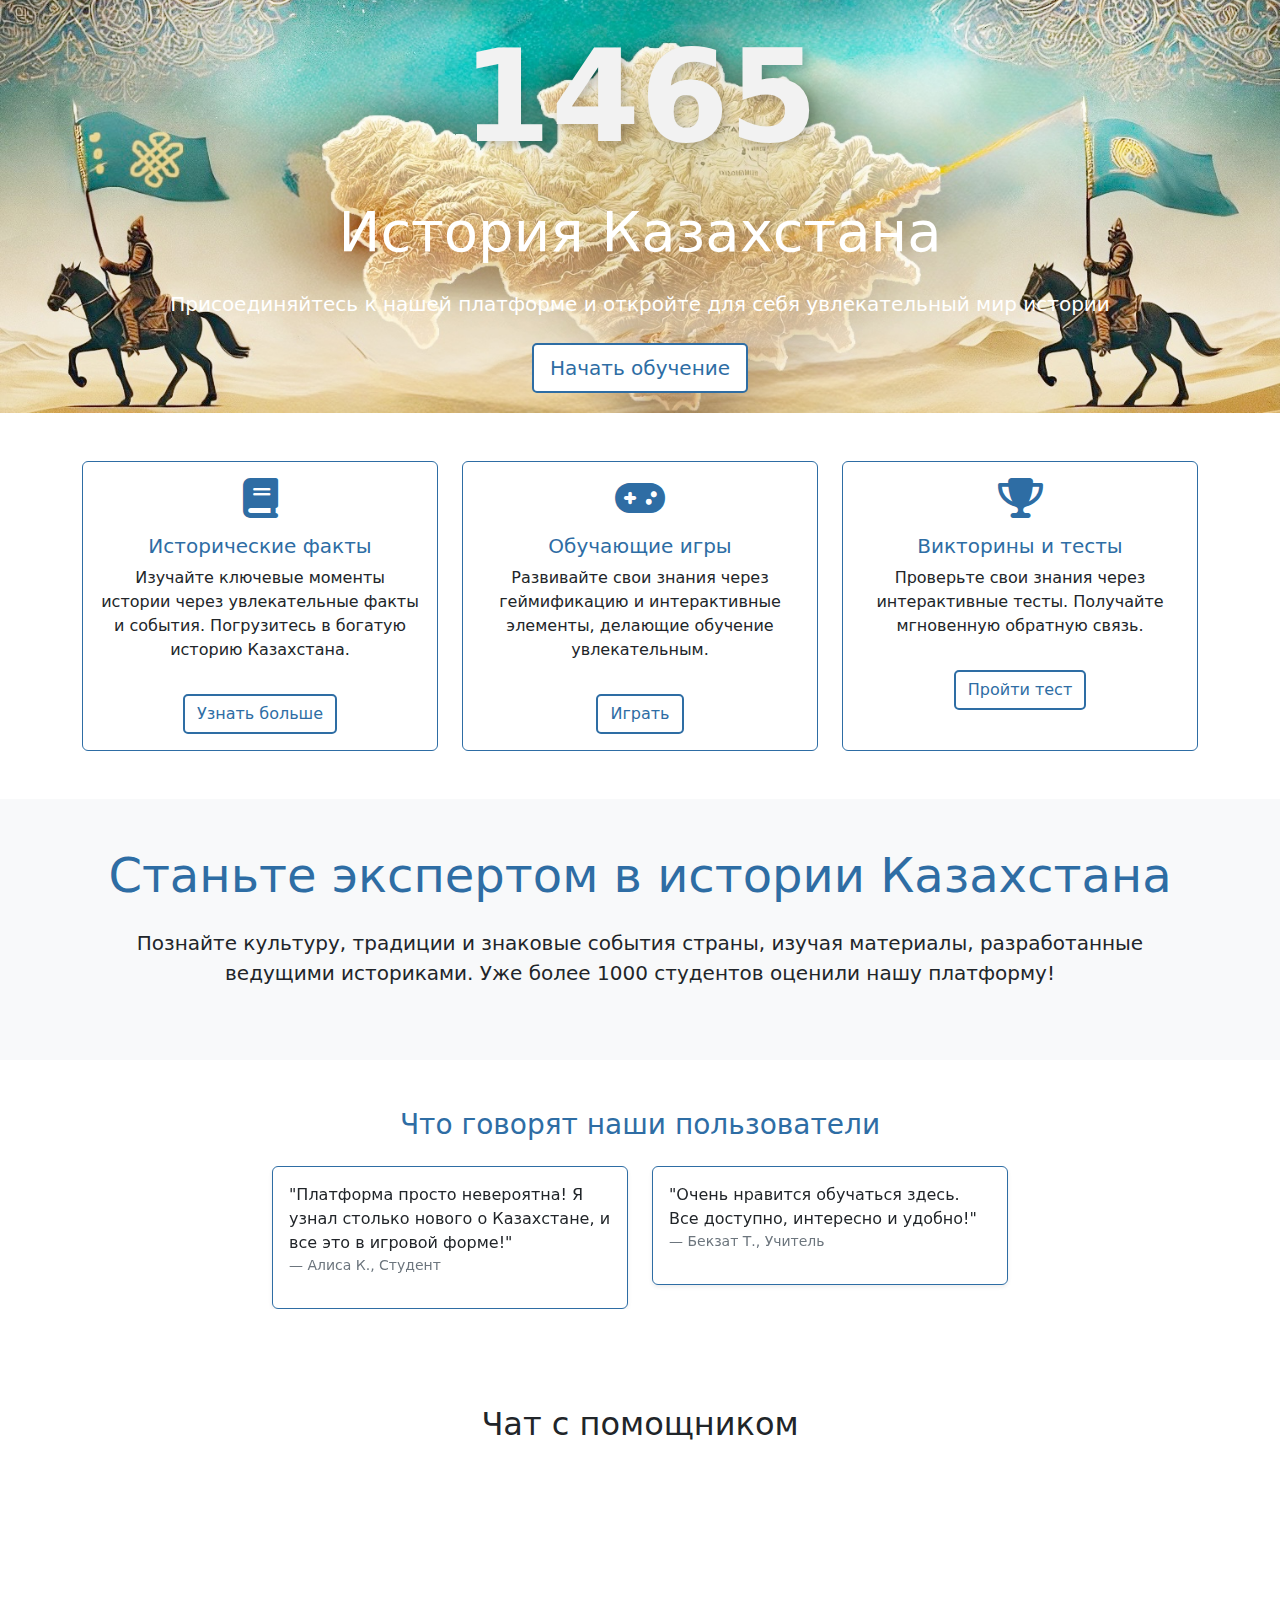
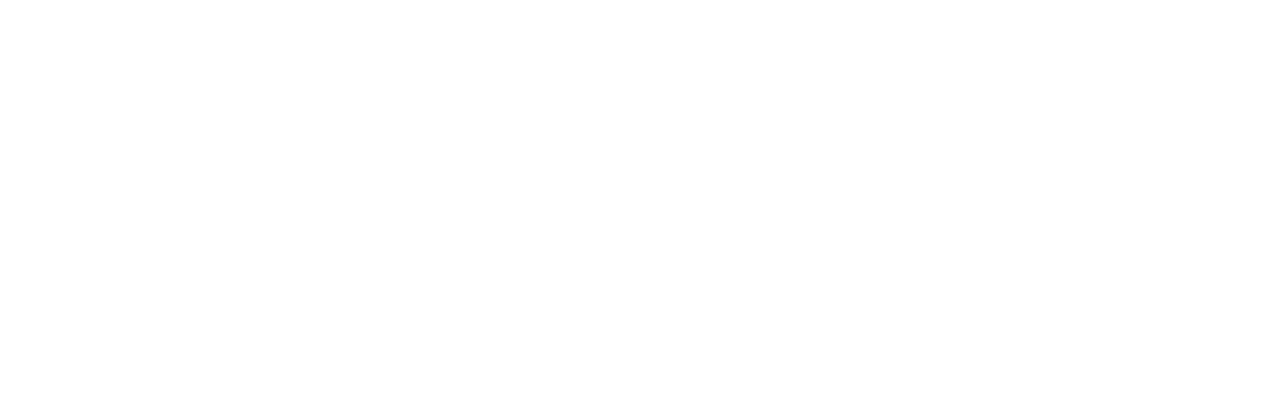
<file: index.html>
<!DOCTYPE html>
<html lang="ru">
<head>
    <meta charset="UTF-8">
    <meta name="viewport" content="width=device-width, initial-scale=1">
    <title>1465 - История Казахстана</title>
    <link href="https://cdnjs.cloudflare.com/ajax/libs/bootstrap/5.3.2/css/bootstrap.min.css" rel="stylesheet">
    <link href="https://cdnjs.cloudflare.com/ajax/libs/font-awesome/6.4.2/css/all.min.css" rel="stylesheet">
    <style>
        /* Новый стиль для "1465" */
        .header-title {
            font-size: 8rem; /* Увеличенный размер шрифта */
            font-weight: 900;
            color: #f2f2f2; /* Глубокий синий */
            text-shadow: 4px 4px 10px rgba(0, 0, 0, 0.2); /* Тень для текста */
            animation: fadeIn 2s ease-out; /* Плавное появление */
        }

        /* Анимация для плавного появления */
        @keyframes fadeIn {
            0% {
                opacity: 0;
                transform: translateY(20px);
            }
            100% {
                opacity: 1;
                transform: translateY(0);
            }
        }

        .feature-icon {
            font-size: 2.5rem;
            margin-bottom: 1rem;
        }

        .card {
            transition: transform 0.2s, box-shadow 0.2s;
            border: 1px solid #2e6da4;
        }

        .card:hover {
            transform: translateY(-5px);
            box-shadow: 0 0.5rem 1rem rgba(0, 0, 0, 0.15);
        }

        /* Кастомизация кнопок */
        .btn-outline-primary {
            color: #2e6da4;
            border-color: #2e6da4;
        }

        .btn-outline-primary:hover {
            background-color: #2e6da4;
            color: white;
        }

        .btn {
            border-radius: 5px;
        }

        .btn-primary {
            background-color: #2e6da4;
            border-color: #2e6da4;
        }

        .btn-primary:hover {
            background-color: #1c4e79;
            border-color: #1c4e79;
        }

        .btn {
            background-color: #ffffff;
            color: #2e6da4;
            border: 2px solid #2e6da4;
            transition: all 0.3s;
        }

        .btn:hover {
            background-color: #2e6da4;
            color: white;
        }

        /* Новый стиль для блока с изображением */
        .header-container {
            height: 100%; /* Высота блока на весь экран */
            background-image: url('/img/bg.jpg');
            background-size: cover;
            background-position: bottom; /* Перемещает изображение в верхнюю часть */
            display: flex;
            justify-content: center;
            align-items: center;
            text-align: center;
            padding: 20px 20px;
        }

        .header-container .container {
            color: #ffffff;
        }

        /* Стили для чата */
        #chat-popup {
            position: fixed;
            bottom: 10px;
            right: 10px;
            width: 300px;
            height: 400px;
            background-color: #fff;
            box-shadow: 0px 0px 10px rgba(0, 0, 0, 0.2);
            border-radius: 10px;
            display: none;
            flex-direction: column;
            justify-content: space-between;
        }
        
        #chat-header {
            background-color: #2e6da4;
            color: white;
            padding: 10px;
            text-align: center;
            font-size: 16px;
            border-top-left-radius: 10px;
            border-top-right-radius: 10px;
        }

        #chat-body {
            padding: 10px;
            overflow-y: auto;
            flex-grow: 1;
            font-size: 14px;
        }

        #chat-input {
            display: flex;
            padding: 10px;
            border-top: 1px solid #ddd;
        }

        #chat-input input {
            flex-grow: 1;
            padding: 5px;
            border: 1px solid #ddd;
            border-radius: 5px;
        }
        #chat-btn {
            display: block;
            margin: 0 auto;
        }

        #chat-input button {
            margin-left: 10px;
            background-color: #2e6da4;
            color: white;
            border: none;
            padding: 5px 10px;
            border-radius: 5px;
            cursor: pointer;
        }

        #chat-popup .message {
            margin-bottom: 10px;
        }

        #chat-popup .user-message {
            text-align: right;
        }

        #chat-popup .bot-message {
            text-align: left;
            color: #2e6da4;
        }
    </style>
</head>
<body>
    
    <div class="header-container">
        <div class="container">
            <h1 class="header-title mb-4">1465</h1>
            <h1 class="display-4 mb-4">История Казахстана</h1>
            <p class="lead mb-4">Присоединяйтесь к нашей платформе и откройте для себя увлекательный мир истории</p>
            <a href="login.html" class="btn btn-primary btn-lg">Начать обучение</a>
        </div>
    </div>

    <div class="container py-5">
        <div class="row g-4">
            <div class="col-md-4">
                <div class="card h-100">
                    <div class="card-body text-center">
                        <i class="fas fa-book feature-icon" style="color: #2e6da4;"></i>
                        <h5 class="card-title" style="color: #2e6da4;">Исторические факты</h5>
                        <p class="card-text">Изучайте ключевые моменты истории через увлекательные факты и события. Погрузитесь в богатую историю Казахстана.</p>
                        <a href="HistoryFakts.html" class="btn btn-outline-primary mt-3">Узнать больше</a>
                    </div>
                </div>
            </div>

            <div class="col-md-4">
                <div class="card h-100">
                    <div class="card-body text-center">
                        <i class="fas fa-gamepad feature-icon" style="color: #2e6da4;"></i>
                        <h5 class="card-title" style="color: #2e6da4;">Обучающие игры</h5>
                        <p class="card-text">Развивайте свои знания через геймификацию и интерактивные элементы, делающие обучение увлекательным.</p>
                        <a href="games.html" class="btn mt-3">Играть</a>
                    </div>
                </div>
            </div>

            <div class="col-md-4">
                <div class="card h-100">
                    <div class="card-body text-center">
                        <i class="fas fa-trophy feature-icon" style="color: #2e6da4;"></i>
                        <h5 class="card-title" style="color: #2e6da4;">Викторины и тесты</h5>
                        <p class="card-text">Проверьте свои знания через интерактивные тесты. Получайте мгновенную обратную связь.</p>
                        <a href="Test.html" class="btn btn-outline-primary mt-3">Пройти тест</a>
                    </div>
                </div>
            </div>
        </div>
    </div>

    <div class="bg-light py-5">
        <div class="container text-center">
            <h2 class="display-5 mb-4" style="color: #2e6da4;">Станьте экспертом в истории Казахстана</h2>
            <p class="lead mb-4">Познайте культуру, традиции и знаковые события страны, изучая материалы, разработанные ведущими историками. Уже более 1000 студентов оценили нашу платформу!</p>
        </div>
    </div>

    <div class="container py-5">
        <h3 class="text-center mb-4" style="color: #2e6da4;">Что говорят наши пользователи</h3>
        <div id="reviewsCarousel" class="carousel slide" data-bs-ride="carousel">
            <div class="carousel-inner">
                <div class="carousel-item active">
                    <div class="row justify-content-center">
                        <div class="col-md-4">
                            <div class="card shadow-sm">
                                <div class="card-body">
                                    <p class="card-text">"Платформа просто невероятна! Я узнал столько нового о Казахстане, и все это в игровой форме!"</p>
                                    <footer class="blockquote-footer">Алиса К., Студент</footer>
                                </div>
                            </div>
                        </div>
                        <div class="col-md-4">
                            <div class="card shadow-sm">
                                <div class="card-body">
                                    <p class="card-text">"Очень нравится обучаться здесь. Все доступно, интересно и удобно!"</p>
                                    <footer class="blockquote-footer">Бекзат Т., Учитель</footer>
                                </div>
                            </div>
                        </div>
                    </div>
                </div>
            </div>
        </div>
    </div>

    <!-- Кнопка для открытия чата -->
    <div class="container text-center my-5">
        <h2>Чат с помощником</h2>
        <iframe src="https://www.yeschat.ai/i/gpts-2OToA7zfHh-Assistant-API-Builder" width="800" height="500" style="max-width: 100%;"></iframe>
    </div>

    <script>
        // Функция для открытия/закрытия чата
        function toggleChat() {
            const chatPopup = document.getElementById('chat-popup');
            chatPopup.style.display = chatPopup.style.display === 'flex' ? 'none' : 'flex';
        }
    
        async function sendMessage() {
            const userInput = document.getElementById('user-input').value;
            if (userInput.trim() === '') return;
    
            // Добавляем сообщение пользователя
            const userMessage = document.createElement('div');
            userMessage.classList.add('message', 'user-message');
            userMessage.textContent = userInput;
            document.getElementById('chat-messages').appendChild(userMessage);
    
            // Очищаем поле ввода
            document.getElementById('user-input').value = '';
    
            // Отправляем запрос к API
            const response = await getBotResponse(userInput);
    
            // Добавляем сообщение бота
            const botMessage = document.createElement('div');
            botMessage.classList.add('message', 'bot-message');
            botMessage.textContent = response;
            document.getElementById('chat-messages').appendChild(botMessage);
    
            // Прокручиваем чат вниз
            const chatBody = document.getElementById('chat-body');
            chatBody.scrollTop = chatBody.scrollHeight;
        }
    
        // Функция для получения ответа от API
        async function getBotResponse(userInput) {
    const apiUrl = 'https://api.openai.com/v1/chat/completions'; // Новый URL для Chat API
    const apiKey = 'example'; // Используйте сервер для безопасного хранения ключа

    const requestData = {
        model: 'gpt-3.5',
        messages: [
            { role: 'user', content: userInput }
        ],
        max_tokens: 100,
        temperature: 0.7
    };

    const headers = {
        'Content-Type': 'application/json',
        'Authorization': `Bearer ${apiKey}`
    };

    try {
        const response = await fetch(apiUrl, {
            method: 'POST',
            headers: headers,
            body: JSON.stringify(requestData)
        });

        if (response.status === 429) {
            // Ошибка 429 — слишком много запросов, подождем и повторим запрос
            const retryAfter = response.headers.get('Retry-After') || 1; // Получаем время, через которое можно повторить запрос
            console.log(`Превышен лимит запросов, повтор через ${retryAfter} секунд...`);
            await new Promise(resolve => setTimeout(resolve, retryAfter * 1000)); // Задержка перед повтором
            return await getBotResponse(userInput); // Повторяем запрос
        }

        if (!response.ok) {
            throw new Error(`Ошибка при запросе к API: ${response.statusText}`);
        }

        const data = await response.json();
        return data.choices[0].message.content.trim(); // Ответ от модели GPT
    } catch (error) {
        console.error('Ошибка при получении ответа от API:', error);
        return "Извините, я не могу ответить на ваш вопрос.";
    }
}
    </script>

    <script src="https://cdnjs.cloudflare.com/ajax/libs/bootstrap/5.3.2/js/bootstrap.bundle.min.js"></script>
</body>
</html>
</file>
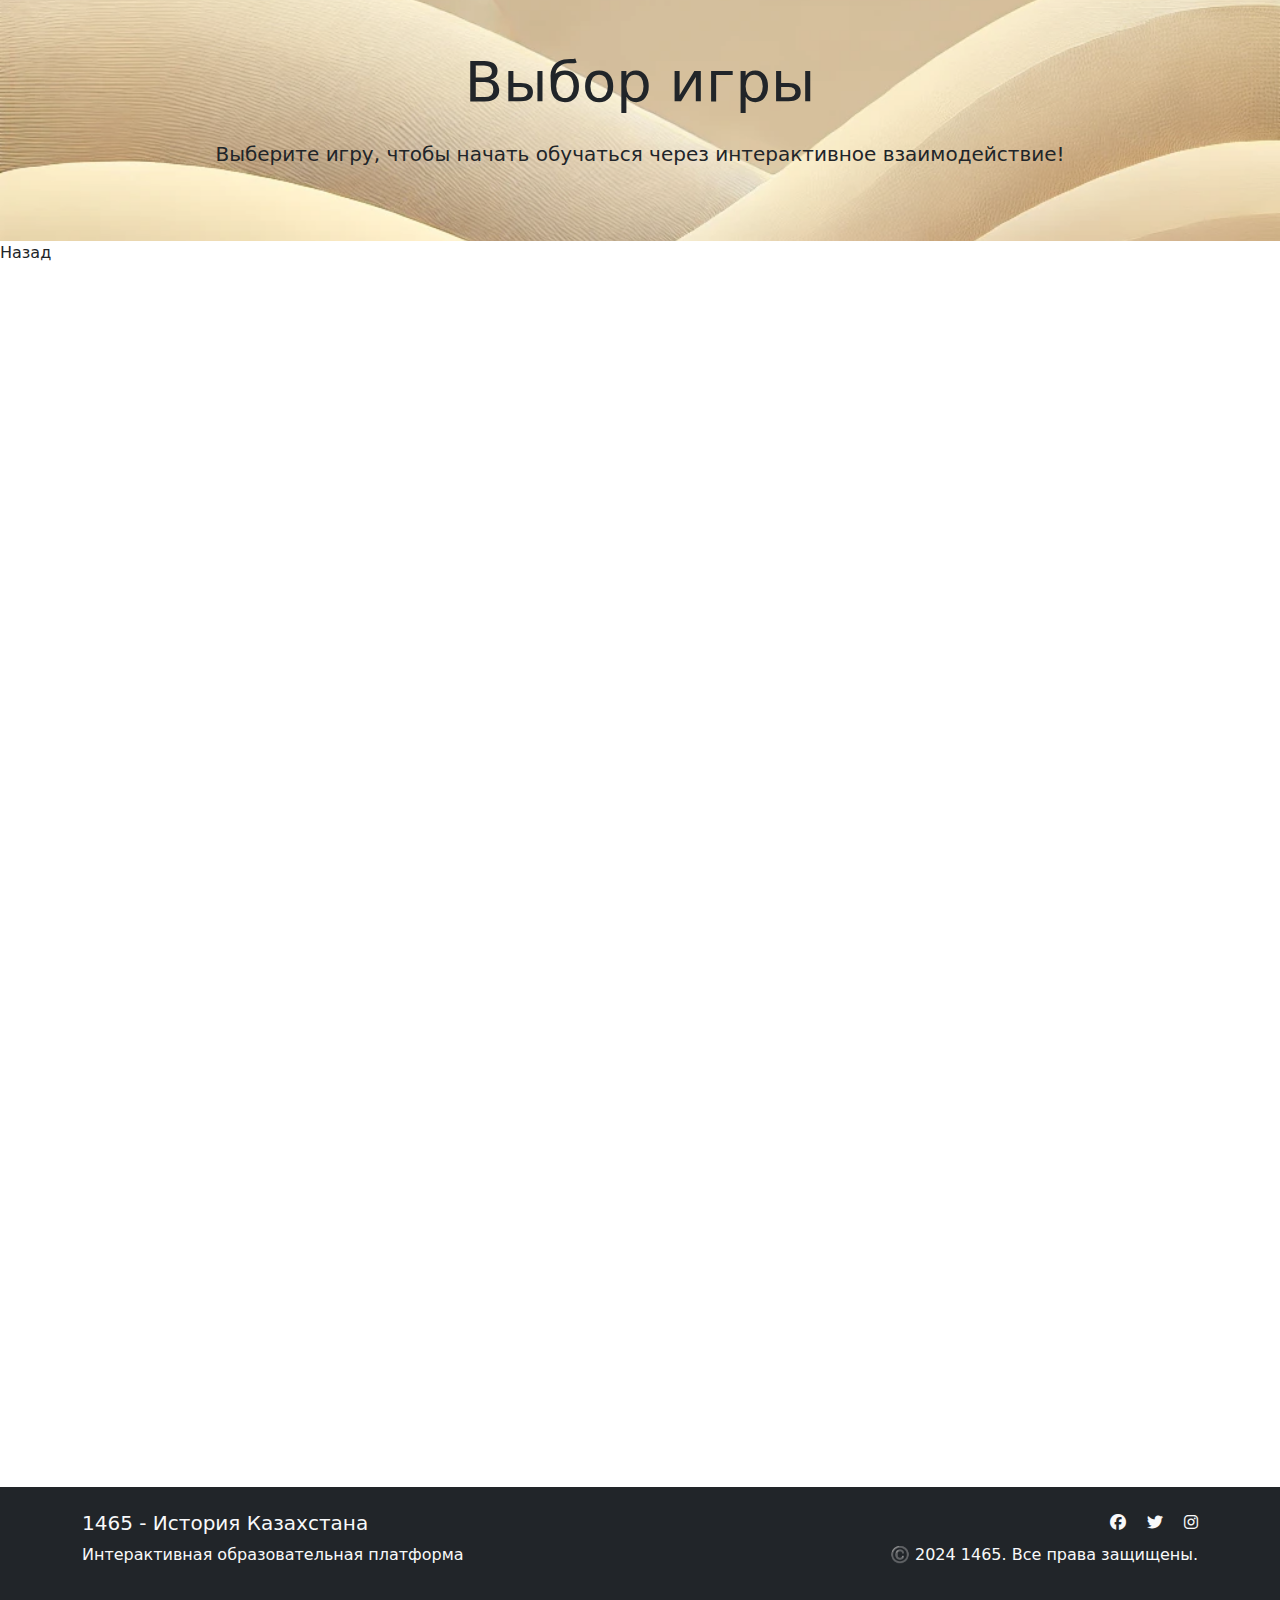
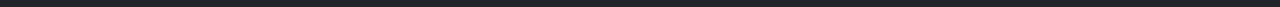
<file: games.html>
<!DOCTYPE html>
<html lang="ru">
<head>
    <meta charset="UTF-8">
    <meta name="viewport" content="width=device-width, initial-scale=1">
    <title>Выбор игры - История Казахстана</title>
    <link href="https://cdnjs.cloudflare.com/ajax/libs/bootstrap/5.3.2/css/bootstrap.min.css" rel="stylesheet">
    <link href="https://cdnjs.cloudflare.com/ajax/libs/font-awesome/6.4.2/css/all.min.css" rel="stylesheet">
    <style>
        body {
            background-color: white; /* Цвет песочного фона */
        }
        /* Стили для блоков игр */
        .game-card {
            transition: transform 0.2s, box-shadow 0.2s;
            border-radius: 15px;
            background-color: #ffffff58;
            padding: 2rem;
            text-align: center;
            box-shadow: 0 4px 6px #2e6da4;
            cursor: pointer;
            height: 100%; /* Сделаем высоту гибкой */
            display: flex;
            flex-direction: column;
            justify-content: space-between;
            align-items: center;
            margin-bottom: 1.5rem; /* Отступ снизу */
        }

        .game-card:hover {
            transform: translateY(-5px);
            box-shadow: 0 10px 15px rgba(0, 0, 0, 0.2);
        }

        /* Иконки квадратные, одинакового размера */
        .game-icon {
            width: 100px;    /* Фиксированная ширина */
            height: 100px;   /* Фиксированная высота */
            object-fit: cover;
            margin-bottom: 1.5rem;
        }

        .game-title {
            font-size: 1.5rem;
            font-weight: bold;
            color: #343a40;
            margin-bottom: 1rem;
        }

        .game-description {
            font-size: 1rem;
            color: #6c757d;
            margin-bottom: 1.5rem;
            flex-grow: 1;
        }

        .game-card .btn {
            margin-top: auto;
        }

        /* Анимация для появления блоков */
        .game-card {
            opacity: 0;
            animation: fadeInUp 0.5s ease-out forwards;
        }

        .game-card:nth-child(1) {
            animation-delay: 0.1s;
        }

        .game-card:nth-child(2) {
            animation-delay: 0.2s;
        }

        .game-card:nth-child(3) {
            animation-delay: 0.3s;
        }

        @keyframes fadeInUp {
            from {
                opacity: 0;
                transform: translateY(30px);
            }
            to {
                opacity: 1;
                transform: translateY(0);
            }
        }

        /* Стили для выравнивания карточек */
        .row.g-4 {
            display: flex;
            flex-wrap: wrap;
            gap: 1.5rem; /* Отступ между карточками */
        }

        .col-md-4 {
            flex: 1 1 30%;
            display: flex;
            justify-content: stretch;
        }

        /* Отступы между рядами карточек */
        .container.py-5 {
            margin-top: 3rem; /* Отступ сверху */
            margin-bottom: 3rem; /* Отступ снизу */
        }
    </style>
</head>
<body>

    <!-- Шапка страницы -->
    <div class="bg-light py-5" style="background-image: url('/img/background.png'); background-size: cover; background-position: center;">
        <div class="container text-center">
            <h1 class="display-4 mb-4">Выбор игры</h1>
            <p class="lead mb-4">Выберите игру, чтобы начать обучаться через интерактивное взаимодействие!</p>
        </div>
    </div>
    <a class="nav-link" href="index.html">Назад</a>

    <!-- Секция с играми -->
    <div class="container py-5">
        <div class="row g-4">
            <!-- Историческая память -->
            <div class="col-md-4 mb-4">
                <div class="game-card">
                    <img src="/img/logo/memory.png" class="game-icon" alt="Историческая память">
                    <h3 class="game-title">Историческая память</h3>
                    <p class="game-description">Играйте, чтобы узнать важные события из истории Казахстана и укрепить историческую память.</p>
                    <a href="games/game.html" class="btn btn-outline-primary mt-3">Начать</a>
                </div>
            </div>

            <!-- Исторический кроссворд -->
            <div class="col-md-4 mb-4">
                <div class="game-card">
                    <img src="/img/logo/puzzle.png" class="game-icon" alt="Исторический кроссворд">
                    <h3 class="game-title">Исторический кроссворд</h3>
                    <p class="game-description">Разгадывайте кроссворд, основанный на фактах из истории Казахстана.</p>
                    <a href="games/game2.html" class="btn btn-outline-primary mt-3">Начать</a>
                </div>
            </div>

            <!-- Правда или ложь -->
            <div class="col-md-4 mb-4">
                <div class="game-card">
                    <img src="/img/logo/trueorlie.jpg" class="game-icon" alt="Правда или ложь">
                    <h3 class="game-title">Правда или ложь - История Казахстана</h3>
                    <p class="game-description">Проверяйте, насколько хорошо вы знаете историю Казахстана с помощью игры "Правда или ложь".</p>
                    <a href="games/game3.html" class="btn btn-outline-primary mt-3">Начать</a>
                </div>
            </div>
        </div>
        
        <div class="row g-4">
            <!-- Путешествие по карте -->
            <div class="col-md-4 mb-4">
                <div class="game-card">
                    <img src="/img/logo/map.png" class="game-icon" alt="Путешествие по карте">
                    <h3 class="game-title">Путешествие по карте</h3>
                    <p class="game-description">Исследуйте карту Казахстана и узнавайте ключевые исторические места.</p>
                    <a href="games/game4.html" class="btn btn-outline-primary mt-3">Начать</a>
                </div>
            </div>

            <!-- Расположите события в хронологическом порядке -->
            <div class="col-md-4 mb-4">
                <div class="game-card">
                    <img src="/img/logo/hronology.png" class="game-icon" alt="Расположите события в хронологическом порядке">
                    <h3 class="game-title">Расположите события в хронологическом порядке</h3>
                    <p class="game-description">Упорядочите исторические события Казахстана в правильном порядке.</p>
                    <a href="games/game5.html" class="btn btn-outline-primary mt-3">Начать</a>
                </div>
            </div>

            <!-- Викторина по истории Казахстана -->
            <div class="col-md-4 mb-4">
                <div class="game-card">
                    <img src="/img/logo/quiz.png" class="game-icon" alt="Викторина по истории Казахстана">
                    <h3 class="game-title">Викторина по истории Казахстана</h3>
                    <p class="game-description">Проверьте свои знания о Казахстане с помощью викторины по истории.</p>
                    <a href="games/game6.html" class="btn btn-outline-primary mt-3">Начать</a>
                </div>
            </div>
        </div>
    </div>

    <!-- Подвал страницы -->
    <footer class="bg-dark text-light py-4">
        <div class="container">
            <div class="row">
                <div class="col-md-6">
                    <h5>1465 - История Казахстана</h5>
                    <p>Интерактивная образовательная платформа</p>
                </div>
                <div class="col-md-6 text-md-end">
                    <div class="mb-2">
                        <a href="#" class="text-light me-3"><i class="fab fa-facebook"></i></a>
                        <a href="#" class="text-light me-3"><i class="fab fa-twitter"></i></a>
                        <a href="#" class="text-light"><i class="fab fa-instagram"></i></a>
                    </div>
                    <p class="mb-0">©️ 2024 1465. Все права защищены.</p>
                </div>
            </div>
        </div>
    </footer>

<script src="https://cdnjs.cloudflare.com/ajax/libs/bootstrap/5.3.2/js/bootstrap.bundle.min.js"></script>
</body>
</html>
</file>
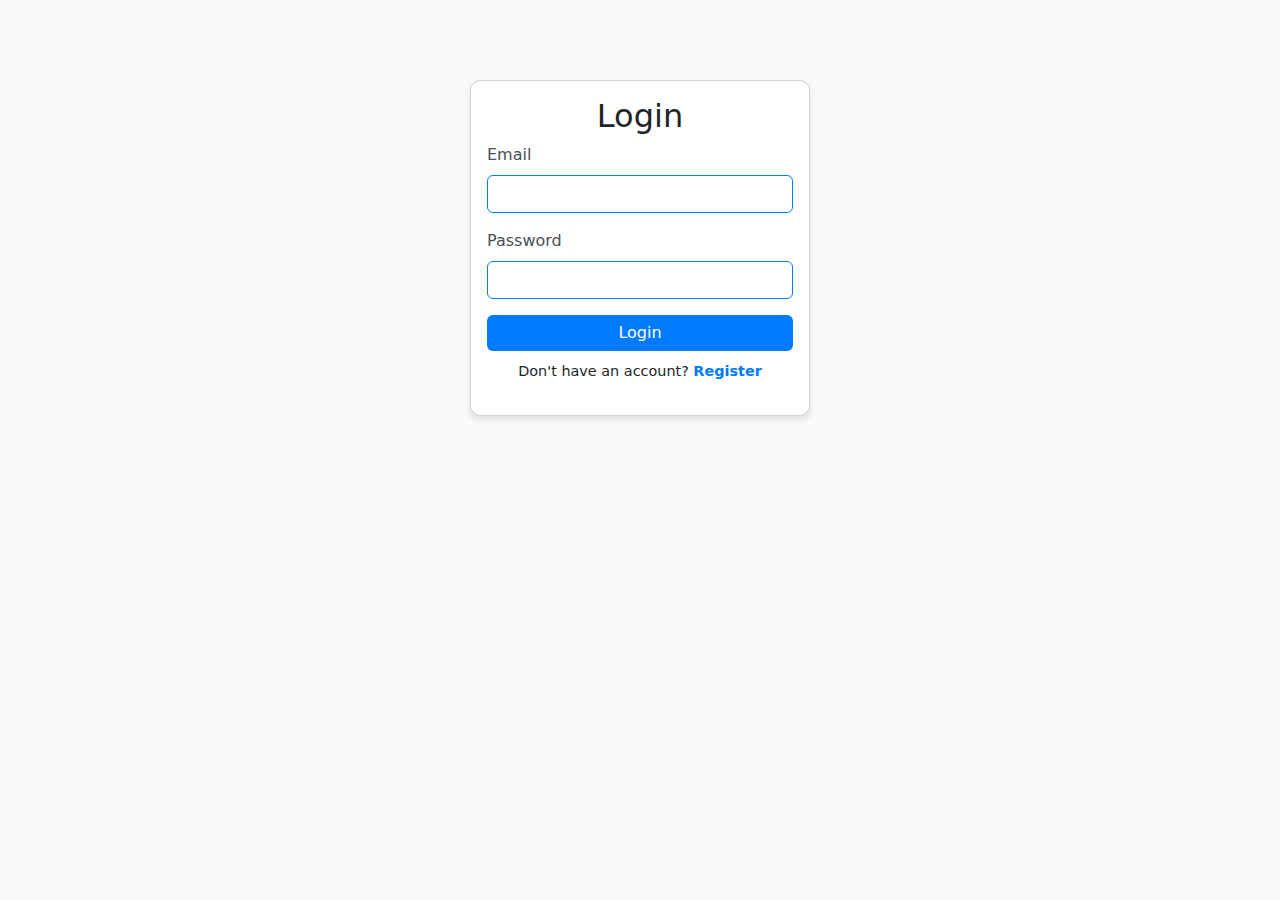
<file: login.html>
<!DOCTYPE html>
<html lang="en">
<head>
    <meta charset="UTF-8">
    <meta name="viewport" content="width=device-width, initial-scale=1.0">
    <title>Login & Registration</title>
    <link href="https://cdn.jsdelivr.net/npm/bootstrap@5.3.0/dist/css/bootstrap.min.css" rel="stylesheet">
    <style>
        body {
            background-color: #f8f9fa; /* Светлый фон */
        }
        .form-container {
            margin-top: 50px;
        }
        .card {
            border-radius: 10px;
            box-shadow: 0 4px 6px rgba(0, 0, 0, 0.1);
            background-color: #ffffff; /* Белый фон для карточки */
        }
        .btn-primary {
            background-color: #007bff; /* Синий цвет для кнопки */
            border: none;
        }
        .btn-primary:hover {
            background-color: #0056b3; /* Темный синий при наведении */
        }
        .btn-choice {
            margin-top: 15px;
        }
        .switch {
            text-align: center;
            margin-top: 10px;
            font-size: 0.9rem;
        }
        .switch a {
            color: #007bff; /* Синий цвет для ссылки */
            text-decoration: none;
            font-weight: bold;
            transition: color 0.3s ease;
        }
        .switch a:hover {
            color: #0056b3; /* Темно-синий при наведении */
        }
        .form-label {
            color: #495057; /* Темно-серый цвет для текста */
        }
        .form-control {
            border-color: #007bff; /* Синий цвет рамки для полей ввода */
        }
        .form-control:focus {
            border-color: #0056b3; /* Темно-синий цвет при фокусе */
            box-shadow: 0 0 0 0.25rem rgba(38, 143, 255, 0.25); /* Легкое свечение */
        }
        /* Размеры контейнера, как в регистрационной форме */
        .container {
            width: 100%;
            max-width: 400px;
            padding: 30px;
        }
    </style>
</head>
<body>
<div class="container form-container">
    <div class="row justify-content-center">
        <div class="col-md-12">
            <div class="card">
                <div class="card-body">
                    <h2 class="text-center">Login</h2>
                    <form id="loginForm">
                        <div class="mb-3">
                            <label for="loginEmail" class="form-label">Email</label>
                            <input type="email" class="form-control" id="loginEmail" required>
                        </div>
                        <div class="mb-3">
                            <label for="loginPassword" class="form-label">Password</label>
                            <input type="password" class="form-control" id="loginPassword" required>
                        </div>
                        <button type="submit" class="btn btn-primary w-100">Login</button>
                          <p class="switch">Don't have an account? <a href="register.html">Register</a></p>
                    </form>
                </div>
            </div>
        </div>
    </div>
</div>

<script>
    document.getElementById('loginForm').addEventListener('submit', (e) => {
        e.preventDefault();
        // Переход на страницу личного кабинета
        window.location.href = '/Lich,Kab.html';
    });

    document.getElementById('registrationForm').addEventListener('submit', (e) => {
        e.preventDefault();
        window.location.href = '/Lich,Kab.html';
    });
</script>
<script src="https://cdn.jsdelivr.net/npm/bootstrap@5.3.0/dist/js/bootstrap.bundle.min.js"></script>
</body>
</html>
</file>
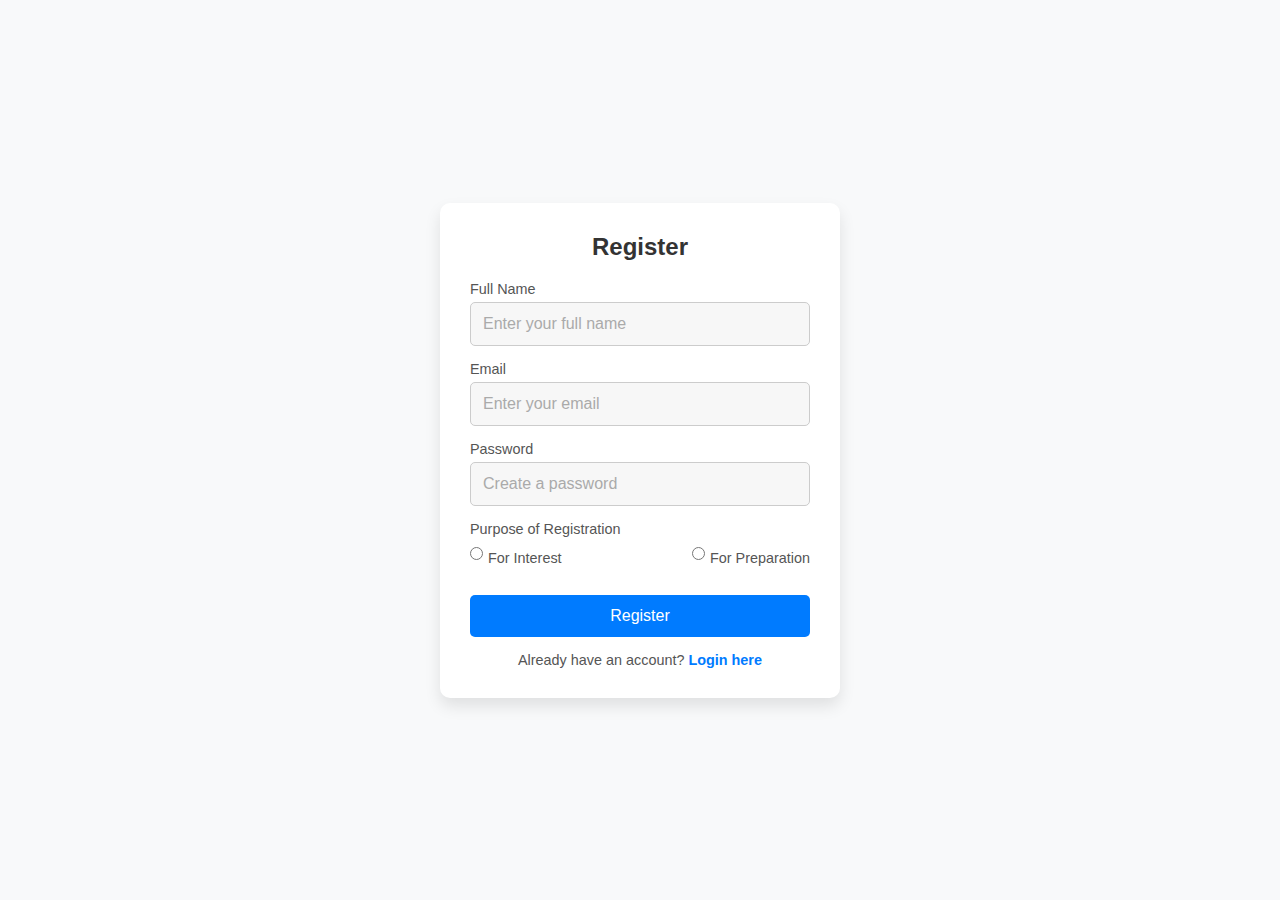
<file: register.html>
<!DOCTYPE html>
<html lang="en">
<head>
    <meta charset="UTF-8">
    <meta name="viewport" content="width=device-width, initial-scale=1.0">
    <title>Registration</title>
    <link rel="stylesheet" href="reg.css">
</head>
<body>
    <div class="container">
        <div class="form">
            <h2>Register</h2>
            <form>
                <div class="input-group">
                    <label for="name">Full Name</label>
                    <input type="text" id="name" placeholder="Enter your full name" required>
                </div>
                <div class="input-group">
                    <label for="email">Email</label>
                    <input type="email" id="email" placeholder="Enter your email" required>
                </div>
                <div class="input-group">
                    <label for="password">Password</label>
                    <input type="password" id="password" placeholder="Create a password" required>
                </div>
                <div class="input-group">
                    <label for="purpose">Purpose of Registration</label>
                    <div class="options">
                        <label>
                            <input type="radio" name="purpose" value="interest" required>
                            <span>For Interest</span>
                        </label>
                        <label>
                            <input type="radio" name="purpose" value="preparation">
                            <span>For Preparation</span>
                        </label>
                    </div>
                </div>
                <button type="submit" class="btn">Register</button>
            </form>
            <p class="switch">Already have an account? <a href="login.html">Login here</a></p>
        </div>
    </div>
</body>
</html>
</file>
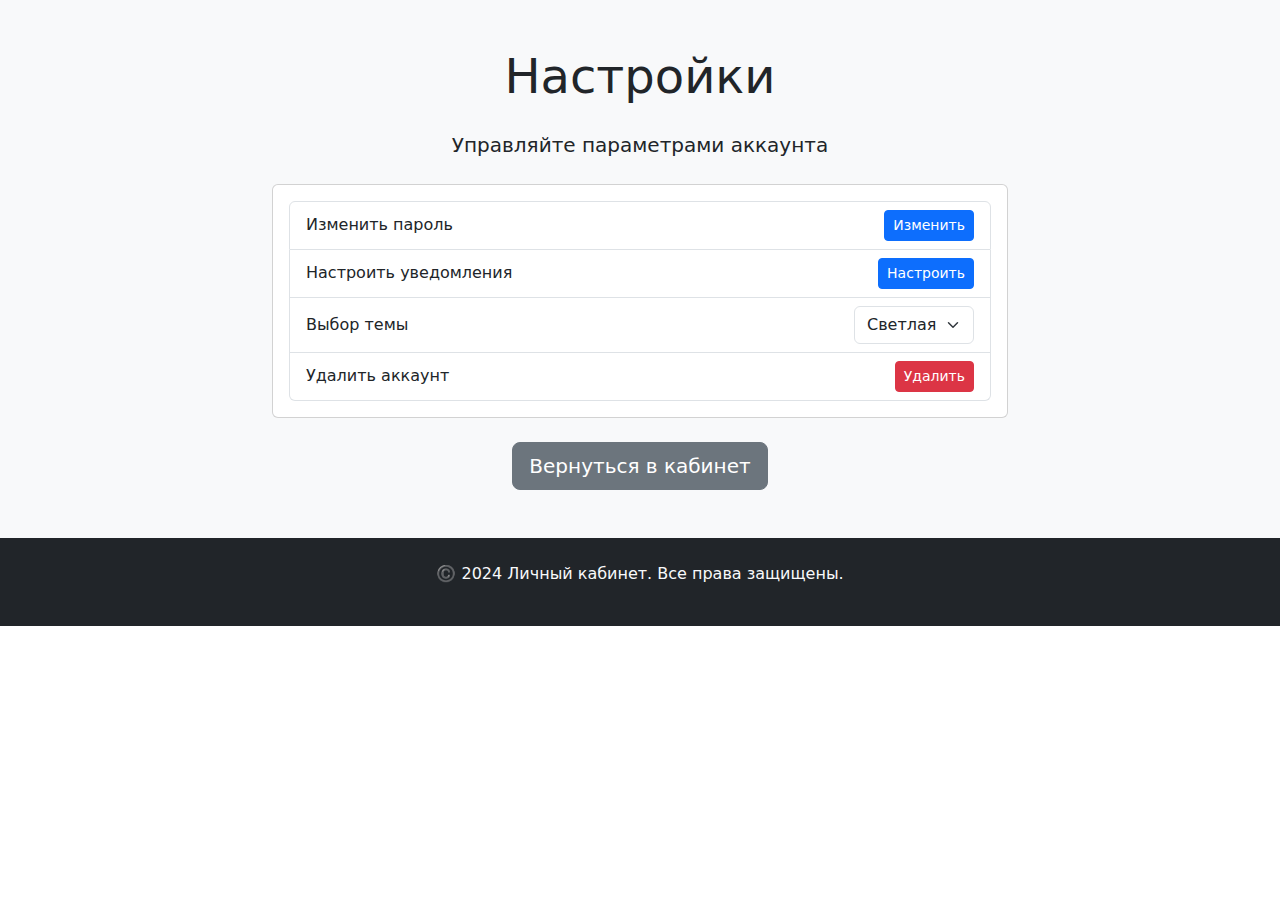
<file: settings.html>
<!DOCTYPE html>
<html lang="ru">
<head>
    <meta charset="UTF-8">
    <meta name="viewport" content="width=device-width, initial-scale=1.0">
    <title>Настройки</title>
    <link rel="stylesheet" href="Lich,Kab.html">
    <!-- Bootstrap CSS -->
    <link href="https://cdnjs.cloudflare.com/ajax/libs/bootstrap/5.3.2/css/bootstrap.min.css" rel="stylesheet">
</head>
<body>
    <div class="bg-light py-5">
        <div class="container text-center">
            <h2 class="display-5 mb-4">Настройки</h2>
            <p class="lead mb-4">Управляйте параметрами аккаунта</p>
            <div class="row justify-content-center">
                <div class="col-md-8">
                    <div class="card">
                        <div class="card-body">
                            <ul class="list-group">
                                <li class="list-group-item d-flex justify-content-between align-items-center">
                                    Изменить пароль
                                    <button class="btn btn-primary btn-sm">Изменить</button>
                                </li>
                                <li class="list-group-item d-flex justify-content-between align-items-center">
                                    Настроить уведомления
                                    <button class="btn btn-primary btn-sm">Настроить</button>
                                </li>
                                <li class="list-group-item d-flex justify-content-between align-items-center">
                                    Выбор темы
                                    <select class="form-select w-auto">
                                        <option>Светлая</option>
                                        <option>Тёмная</option>
                                    </select>
                                </li>
                                <li class="list-group-item d-flex justify-content-between align-items-center">
                                    Удалить аккаунт
                                    <button class="btn btn-danger btn-sm">Удалить</button>
                                </li>
                            </ul>
                        </div>
                    </div>
                </div>
            </div>
            <div class="mt-4">
                <a href="Lich,Kab.html" class="btn btn-secondary btn-lg">Вернуться в кабинет</a>
            </div>
        </div>
    </div>

    <footer class="bg-dark text-light py-4">
        <div class="container text-center">
            <p>©️ 2024 Личный кабинет. Все права защищены.</p>
        </div>
    </footer>

    <!-- Bootstrap JS -->
    <script src="https://cdnjs.cloudflare.com/ajax/libs/bootstrap/5.3.2/js/bootstrap.bundle.min.js"></script>
</body>
</html>
</file>
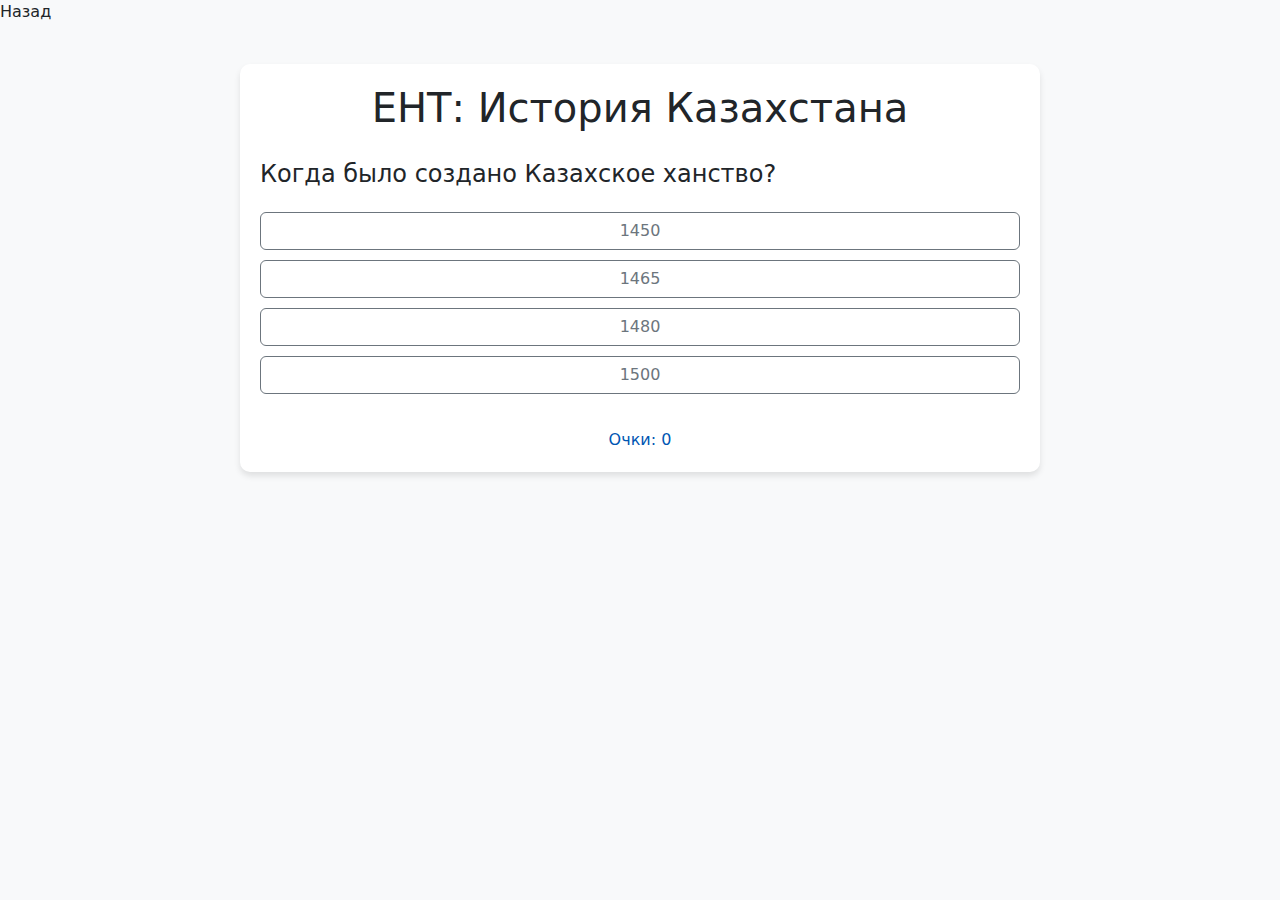
<file: Test.html>
<!DOCTYPE html>
<html lang="ru">
<head>
  <meta charset="UTF-8">
  <meta name="viewport" content="width=device-width, initial-scale=1.0">
  <title>ЕНТ: История Казахстана</title>
  <!-- Bootstrap 5 -->
  <link href="https://cdnjs.cloudflare.com/ajax/libs/bootstrap/5.3.2/css/bootstrap.min.css" rel="stylesheet">
  <style>
    body {
      background-color: #f8f9fa;
    }
    .quiz-container {
      max-width: 800px;
      margin: 40px auto;
      padding: 20px;
      background: #ffffff;
      border-radius: 10px;
      box-shadow: 0 4px 6px rgba(0, 0, 0, 0.1);
    }
    .question {
      font-size: 1.5rem;
      margin-bottom: 20px;
    }
    .answer {
      margin-bottom: 10px;
    }
    .answer:hover {
      background-color: #f0f0f0;
      cursor: pointer;
    }
    .correct {
      background-color: #28a745;
      color: white;
    }
    .incorrect {
      background-color: #dc3545;
      color: white;
    }
    #next-btn {
      margin-top: 20px;
      display: none;
    }
    #result {
      font-size: 1.2rem;
      font-weight: bold;
      margin-top: 20px;
    }
    #score {
      font-size: 1rem;
      color: #0056b3;
    }
  </style>
</head>
<body>
  <a class="nav-link" href="HistoryFakts.html">Назад</a>
  <div class="container">
    <div class="quiz-container">
      <h1 class="text-center">ЕНТ: История Казахстана</h1>
      <div class="question mt-4" id="question-text"></div>
      <div id="answers-container" class="mb-4"></div>
      <button id="next-btn" class="btn btn-primary w-100" onclick="nextQuestion()">Следующий вопрос</button>
      <div id="result" class="text-center"></div>
      <div id="score" class="text-center mt-3">Очки: 0</div>
    </div>
  </div>

  <!-- Bootstrap JS -->
  <script src="https://cdnjs.cloudflare.com/ajax/libs/bootstrap/5.3.2/js/bootstrap.bundle.min.js"></script>
  <script>
    const questions = [
      { question: "Когда было создано Казахское ханство?", answers: ["1450", "1465", "1480", "1500"], correct: 1 },
      { question: "Кто был первым ханом Казахского ханства?", answers: ["Керей", "Жанибек", "Касым", "Абылай"], correct: 0 },
      { question: "Какая битва произошла в 1643 году?", answers: ["Орбулакская", "Аягозская", "Ташкентская", "Оренбургская"], correct: 0 },
      { question: "Когда произошло присоединение Младшего жуза к Российской империи?", answers: ["1723", "1731", "1745", "1750"], correct: 1 },
      { question: "Как назывались годы великого бедствия?", answers: ["Ақтабан шұбырынды", "Қаралы жылдар", "Күрес жылдары", "Батырлар жылы"], correct: 0 },
      { question: "Кто был ханом во время составления \"Жеті Жарғы\"?", answers: ["Тауке хан", "Абылай хан", "Касым хан", "Жангир хан"], correct: 0 },
      { question: "Когда произошло национально-освободительное восстание?", answers: ["1837", "1868", "1916", "1920"], correct: 2 },
      { question: "Кто руководил восстанием 1837-1847 годов?", answers: ["Кенесары Касымов", "Абылай хан", "Жанибек", "Амангельды Иманов"], correct: 0 },
      { question: "Где находится мавзолей Ходжи Ахмеда Ясави?", answers: ["Тараз", "Туркестан", "Отрар", "Караганда"], correct: 1 },
      { question: "В каком году была Орбулакская битва?", answers: ["1635", "1643", "1650", "1660"], correct: 1 },
    ];

    let currentQuestionIndex = 0;
    let score = 0; // Очки игрока
    const pointsPerQuestion = 10; // Очки за правильный ответ

    function displayQuestion() {
      const question = questions[currentQuestionIndex];
      document.getElementById('question-text').innerText = question.question;
      const answersContainer = document.getElementById('answers-container');
      answersContainer.innerHTML = '';

      question.answers.forEach((answer, index) => {
        const answerElement = document.createElement('div');
        answerElement.classList.add('btn', 'btn-outline-secondary', 'answer', 'w-100');
        answerElement.innerText = answer;
        answerElement.onclick = () => checkAnswer(index);
        answersContainer.appendChild(answerElement);
      });
    }

    function checkAnswer(selectedIndex) {
      const question = questions[currentQuestionIndex];
      const answersContainer = document.getElementById('answers-container');
      const answerElements = answersContainer.getElementsByClassName('answer');

      if (selectedIndex === question.correct) {
        answerElements[selectedIndex].classList.replace('btn-outline-secondary', 'btn-success');
        score += pointsPerQuestion; // Начисление очков
        document.getElementById('score').innerText = `Очки: ${score}`;
      } else {
        answerElements[selectedIndex].classList.replace('btn-outline-secondary', 'btn-danger');
        answerElements[question.correct].classList.replace('btn-outline-secondary', 'btn-success');
      }

      Array.from(answerElements).forEach(element => element.onclick = null);
      document.getElementById('next-btn').style.display = 'block';
    }

    function nextQuestion() {
      currentQuestionIndex++;
      if (currentQuestionIndex < questions.length) {
        displayQuestion();
        document.getElementById('next-btn').style.display = 'none';
      } else {
        showResult();
      }
    }

    function showResult() {
      const resultText = `Вы набрали ${score} очков из ${questions.length * pointsPerQuestion} возможных.`;
      document.getElementById('result').innerText = resultText;
      document.getElementById('next-btn').style.display = 'none';
      document.getElementById('answers-container').innerHTML = '';
      document.getElementById('question-text').innerText = 'Тест завершён!';
    }

    displayQuestion(); // Инициализация викторины
  </script>
</body>
</html>
</file>
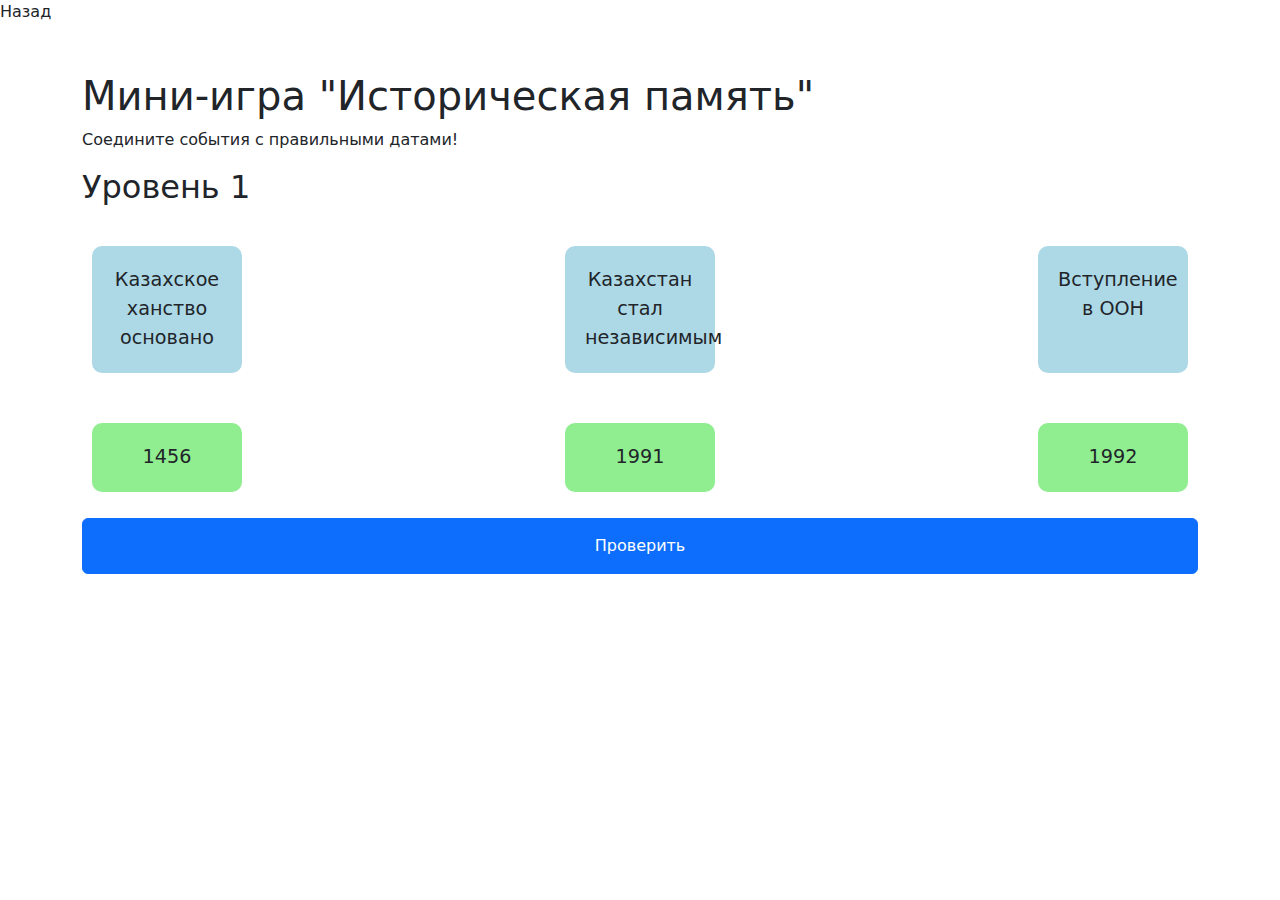
<file: games/game.html>
<!DOCTYPE html>
<html lang="ru">
<head>
  <meta charset="UTF-8">
  <meta name="viewport" content="width=device-width, initial-scale=1.0">
  <title>Историческая память</title>
  <link href="https://cdn.jsdelivr.net/npm/bootstrap@5.3.0-alpha1/dist/css/bootstrap.min.css" rel="stylesheet">
  <style>
    /* Общие стили для контейнера карточек */
    .card-container { 
      display: flex; 
      justify-content: space-between; 
      margin-top: 30px; 
      gap: 20px; /* Расстояние между карточками */
      flex-wrap: wrap;
    }
    
    /* Стили для всех карточек */
    .cards { 
      width: 150px; 
      padding: 20px; 
      text-align: center; 
      background-color: #f0f0f0; 
      border-radius: 10px; 
      margin: 10px; 
      cursor: pointer; 
      transition: background-color 0.3s ease, transform 0.3s ease; /* Плавное изменение */
      font-size: 1.2rem;
    }

    /* Стили для карточек с событиями */
    .card-event { 
      background-color: lightblue;
    }

    /* Стили для карточек с датами */
    .card-date { 
      background-color: lightgreen;
    }

    /* Стили для карточек при перетаскивании */
    .card-event.dragging, .card-date.dragging { 
      opacity: 0.5; 
      transform: scale(1.05); /* Увеличение карточки при перетаскивании */
    }

    /* Стиль для правильных ответов */
    .matched { 
      background-color: lightgreen; 
      border: 2px solid #4CAF50; /* Зеленая рамка для правильных */
    }

    /* Стиль для ошибочных ответов */
    .incorrect {
      background-color: red;
      color: white;
      border: 2px solid darkred;
    }

    /* Стиль кнопки */
    .btn {
      width: 100%; /* Кнопка растягивается на всю ширину */
      padding: 15px;
    }
  </style>
</head>
<body>
  <a class="nav-link" href="/games.html">Назад</a>
  
  <div class="container mt-5">
    <h1>Мини-игра "Историческая память"</h1>
    <p>Соедините события с правильными датами!</p>

    <!-- Уровни -->
    <div id="level1" class="level">
      <h2>Уровень 1</h2>
      <div class="card-container">
        <div id="event1" class="cards card-event" draggable="true" ondragstart="drag(event)">Казахское ханство основано</div>
        <div id="event2" class="cards card-event" draggable="true" ondragstart="drag(event)">Казахстан стал независимым</div>
        <div id="event3" class="cards card-event" draggable="true" ondragstart="drag(event)">Вступление в ООН</div>
      </div>
      <div class="card-container">
        <div id="date1" class="cards card-date" ondrop="drop(event)" ondragover="allowDrop(event)">1456</div>
        <div id="date2" class="cards card-date" ondrop="drop(event)" ondragover="allowDrop(event)">1991</div>
        <div id="date3" class="cards card-date" ondrop="drop(event)" ondragover="allowDrop(event)">1992</div>
      </div>
    </div>

    <div id="level2" class="level" style="display: none;">
      <h2>Уровень 2</h2>
      <div class="card-container">
        <div id="event4" class="cards card-event" draggable="true" ondragstart="drag(event)">Подписание Конституции</div>
        <div id="event5" class="cards card-event" draggable="true" ondragstart="drag(event)">Первые выборы президента</div>
        <div id="event6" class="cards card-event" draggable="true" ondragstart="drag(event)">Основание Алматы</div>
      </div>
      <div class="card-container">
        <div id="date4" class="cards card-date" ondrop="drop(event)" ondragover="allowDrop(event)">1995</div>
        <div id="date5" class="cards card-date" ondrop="drop(event)" ondragover="allowDrop(event)">1996</div>
        <div id="date6" class="cards card-date" ondrop="drop(event)" ondragover="allowDrop(event)">1854</div>
      </div>
    </div>

    <div id="level3" class="level" style="display: none;">
      <h2>Уровень 3</h2>
      <div class="card-container">
        <div id="event7" class="cards card-event" draggable="true" ondragstart="drag(event)">Первый космонавт Казахстана</div>
        <div id="event8" class="cards card-event" draggable="true" ondragstart="drag(event)">Создание Национального банка</div>
        <div id="event9" class="cards card-event" draggable="true" ondragstart="drag(event)">Новый экономический курс</div>
      </div>
      <div class="card-container">
        <div id="date7" class="cards card-date" ondrop="drop(event)" ondragover="allowDrop(event)">1997</div>
        <div id="date8" class="cards card-date" ondrop="drop(event)" ondragover="allowDrop(event)">2004</div>
        <div id="date9" class="cards card-date" ondrop="drop(event)" ondragover="allowDrop(event)">1993</div>
      </div>
    </div>

    <button class="btn btn-primary mt-3" onclick="checkResults()">Проверить</button>
  </div>

  <script>
    let correctMatches = 0;
    let totalMatches = 3; // Общее количество правильных ответов для первого уровня
    let currentLevel = 1;

    function allowDrop(event) {
      event.preventDefault();
    }

    function drag(event) {
      event.dataTransfer.setData("text", event.target.id);
    }

    function drop(event) {
      event.preventDefault();
      let data = event.dataTransfer.getData("text");
      let draggedElement = document.getElementById(data);
      let targetElement = event.target;

      if (targetElement.classList.contains('card-date')) {
        if (currentLevel === 1) {
          if ((data === 'event1' && targetElement.id === 'date1') ||
              (data === 'event2' && targetElement.id === 'date2') ||
              (data === 'event3' && targetElement.id === 'date3')) {
            targetElement.appendChild(draggedElement);
            draggedElement.classList.remove('incorrect');
            draggedElement.classList.add('matched');
            correctMatches++;
          } else {
            draggedElement.classList.add('incorrect');
            draggedElement.setAttribute('draggable', 'true');
          }
        } else if (currentLevel === 2) {
          if ((data === 'event4' && targetElement.id === 'date4') ||
              (data === 'event5' && targetElement.id === 'date5') ||
              (data === 'event6' && targetElement.id === 'date6')) {
            targetElement.appendChild(draggedElement);
            draggedElement.classList.remove('incorrect');
            draggedElement.classList.add('matched');
            correctMatches++;
          } else {
            draggedElement.classList.add('incorrect');
            draggedElement.setAttribute('draggable', 'true');
          }
        } else if (currentLevel === 3) {
          if ((data === 'event7' && targetElement.id === 'date7') ||
              (data === 'event8' && targetElement.id === 'date8') ||
              (data === 'event9' && targetElement.id === 'date9')) {
            targetElement.appendChild(draggedElement);
            draggedElement.classList.remove('incorrect');
            draggedElement.classList.add('matched');
            correctMatches++;
          } else {
            draggedElement.classList.add('incorrect');
            draggedElement.setAttribute('draggable', 'true');
          }
        }
      }
    }

    function checkResults() {
      if (correctMatches === totalMatches) {
        alert("Поздравляем! Вы правильно соединили все события с датами. Переходите на следующий уровень.");
        goToNextLevel();
      } else {
        alert("Попробуйте снова. Вы ошиблись в некоторых ответах.");
        resetGame();
      }
    }

    function resetGame() {
      let draggedCards = document.querySelectorAll('.cards');
      draggedCards.forEach(card => {
        card.classList.remove('matched', 'incorrect');
        card.setAttribute('draggable', 'true');
      });
      correctMatches = 0;
    }

    function goToNextLevel() {
      if (currentLevel === 1) {
        document.getElementById('level1').style.display = 'none';
        document.getElementById('level2').style.display = 'block';
        currentLevel = 2;
      } else if (currentLevel === 2) {
        document.getElementById('level2').style.display = 'none';
        document.getElementById('level3').style.display = 'block';
        currentLevel = 3;
      }
    }
  </script>

  <script src="https://cdn.jsdelivr.net/npm/bootstrap@5.3.0-alpha1/dist/js/bootstrap.bundle.min.js"></script>
</body>
</html>
</file>
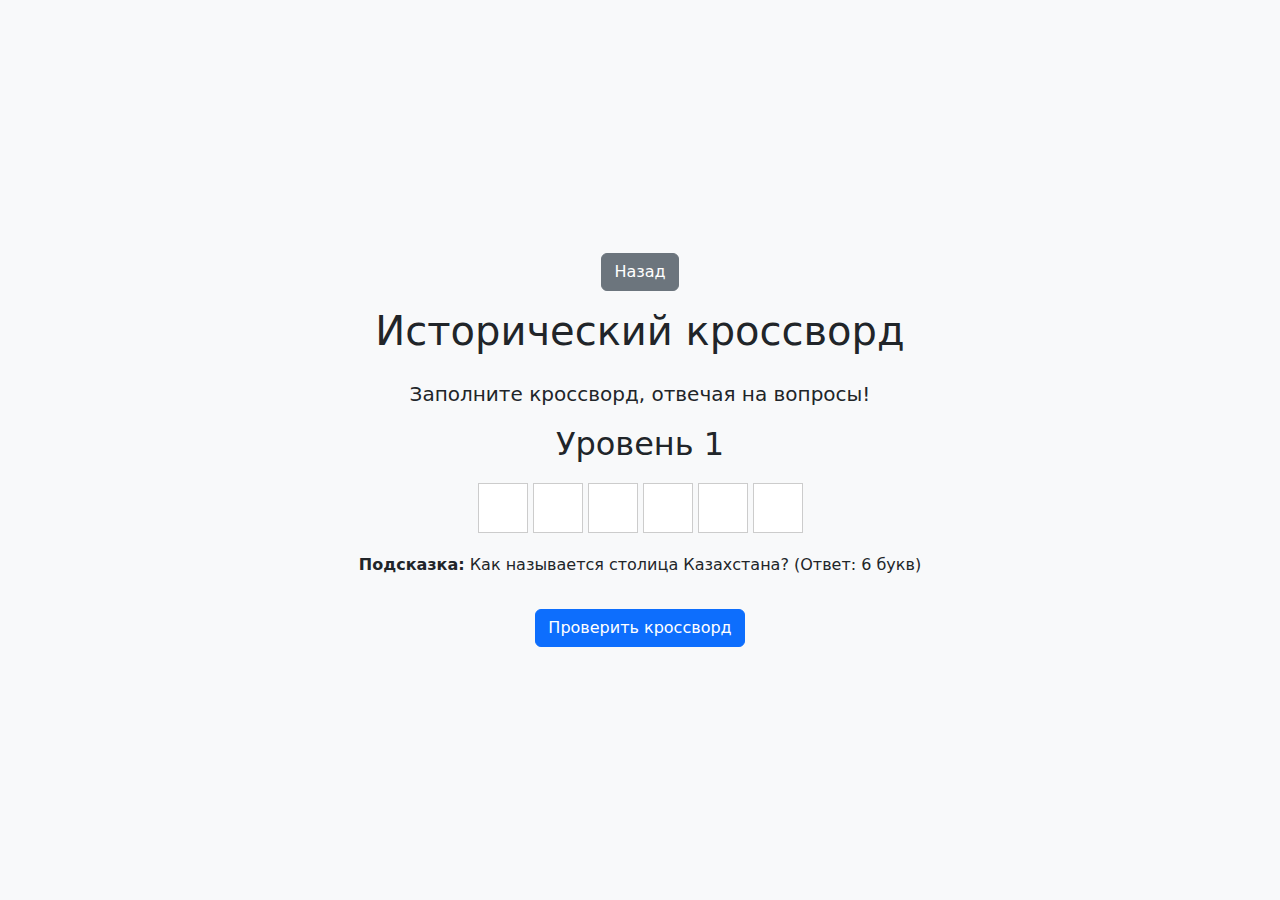
<file: games/game2.html>
<!DOCTYPE html>
<html lang="ru">
<head>
  <meta charset="UTF-8">
  <meta name="viewport" content="width=device-width, initial-scale=1.0">
  <title>Исторический кроссворд</title>
  <link href="https://cdn.jsdelivr.net/npm/bootstrap@5.3.0/dist/css/bootstrap.min.css" rel="stylesheet">
  <style>
    body {
      background-color: #f8f9fa;
      display: flex;
      justify-content: center;
      align-items: center;
      min-height: 100vh;
      margin: 0;
    }

    .container {
      text-align: center;
      max-width: 800px;
    }

    .crossword {
      display: grid;
      grid-template-columns: repeat(6, 50px);
      grid-gap: 5px;
      justify-content: center;
      margin: 20px auto;
    }

    .cell {
      width: 50px;
      height: 50px;
      background-color: #fff;
      border: 1px solid #ccc;
      display: flex;
      justify-content: center;
      align-items: center;
    }

    .cell input {
      width: 100%;
      height: 100%;
      text-align: center;
      font-size: 20px;
      border: none;
      background-color: transparent;
    }

    .cell.correct {
      background-color: #d4edda;
    }

    .cell.incorrect {
      background-color: #f8d7da;
    }

    .level {
      display: none;
    }

    .active-level {
      display: block;
    }

    .hint {
      margin-top: 20px;
    }
  </style>
</head>
<body>
  <div class="container p-3">
    <a class="btn btn-secondary mb-3" href="/games.html">Назад</a>
    <h1 class="mb-4">Исторический кроссворд</h1>
    <p class="lead">Заполните кроссворд, отвечая на вопросы!</p>

    <!-- Уровень 1 -->
    <div id="level1" class="level active-level">
      <h2 class="mb-3">Уровень 1</h2>
      <div class="crossword">
        <div class="cell"><input type="text" maxlength="1"></div>
        <div class="cell"><input type="text" maxlength="1"></div>
        <div class="cell"><input type="text" maxlength="1"></div>
        <div class="cell"><input type="text" maxlength="1"></div>
        <div class="cell"><input type="text" maxlength="1"></div>
        <div class="cell"><input type="text" maxlength="1"></div>
      </div>
      <div class="hint">
        <p><strong>Подсказка:</strong> Как называется столица Казахстана? (Ответ: 6 букв)</p>
      </div>
      <button class="btn btn-primary mt-3" onclick="checkCrossword(1)">Проверить кроссворд</button>
    </div>

    <!-- Уровень 2 -->
    <div id="level2" class="level">
      <h2 class="mb-3">Уровень 2</h2>
      <div class="crossword">
        <div class="cell"><input type="text" maxlength="1"></div>
        <div class="cell"><input type="text" maxlength="1"></div>
        <div class="cell"><input type="text" maxlength="1"></div>
        <div class="cell"><input type="text" maxlength="1"></div>
        <div class="cell"><input type="text" maxlength="1"></div>
        <div class="cell"><input type="text" maxlength="1"></div>
        <div class="cell"><input type="text" maxlength="1"></div>
        <div class="cell"><input type="text" maxlength="1"></div>
        <div class="cell"><input type="text" maxlength="1"></div>
      </div>
      <div class="hint">
        <p><strong>Подсказка:</strong> Какое государство было основано в 1456 году? (Ответ: 10 букв)</p>
      </div>
      <button class="btn btn-primary mt-3" onclick="checkCrossword(2)">Проверить кроссворд</button>
    </div>
<!-- Уровень 3 -->
<div id="level3" class="level">
  <h2 class="mb-3">Уровень 3</h2>
  <div class="crossword">
    <div class="cell"><input type="text" maxlength="1"></div>
    <div class="cell"><input type="text" maxlength="1"></div>
    <div class="cell"><input type="text" maxlength="1"></div>
    <div class="cell"><input type="text" maxlength="1"></div>
    <div class="cell"><input type="text" maxlength="1"></div>
    <div class="cell"><input type="text" maxlength="1"></div>
  </div>
  <div class="hint">
    <p><strong>Подсказка:</strong> Как называлась первая столица Казахстана? (Ответ: 8 букв)</p>
  </div>
  <button class="btn btn-primary mt-3" onclick="checkCrossword(3)">Проверить кроссворд</button>
</div>
</div>

<script>
const answers = {
  1: ['А', 'С', 'Т', 'А', 'Н', 'А'], // Уровень 1
  2: ['К', 'А', 'З', 'А', 'Х', 'С', 'Т', 'А', 'Н',], // Уровень 2
  3: ['А', 'Л', 'М', 'А', 'Т', 'Ы',] // Уровень 3
};

let currentLevel = 1;

function checkCrossword(level) {
  const levelContainer = document.querySelector(`#level${level}`);
  const cells = levelContainer.querySelectorAll('.cell input');
  const correctAnswers = answers[level];
  let allCorrect = true;

  cells.forEach((cell, index) => {
    const userAnswer = cell.value.trim().toUpperCase();
    const correctAnswer = correctAnswers[index];

    if (userAnswer === correctAnswer) {
      cell.parentElement.classList.add('correct');
      cell.parentElement.classList.remove('incorrect');
    } else {
      cell.parentElement.classList.add('incorrect');
      cell.parentElement.classList.remove('correct');
      allCorrect = false;
    }
  });

  if (allCorrect) {
    alert(`Поздравляем! Вы успешно завершили уровень ${level}.`);
    if (level < 3) {
      currentLevel++;
      document.getElementById(`level${currentLevel}`).classList.add('active-level');
      document.getElementById(`level${currentLevel}`).scrollIntoView({ behavior: 'smooth' });
    }
  } else {
    alert('Некоторые ответы неверны. Попробуйте снова!');
  }
}
</script>
</body>
</html>
</file>
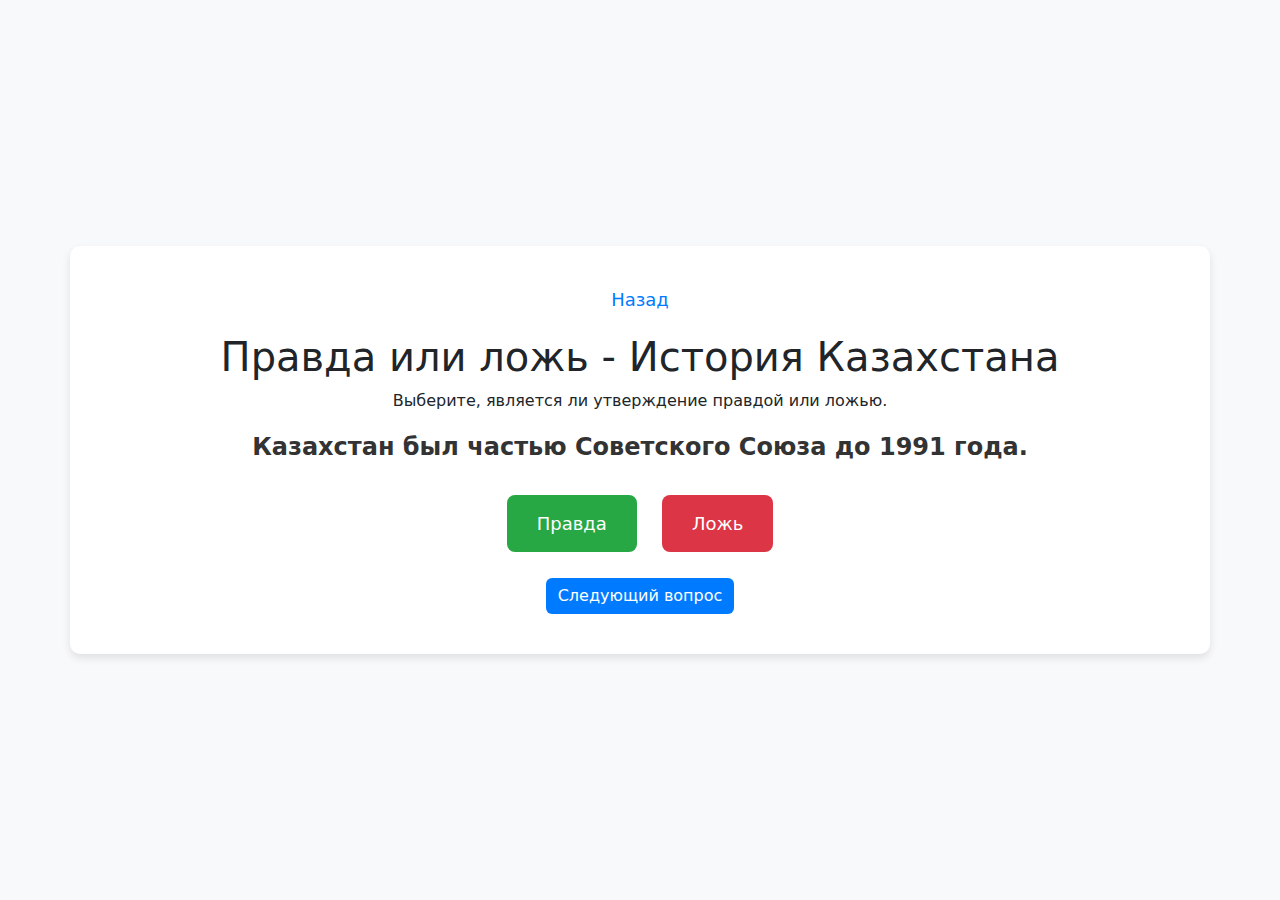
<file: games/game3.html>
<!DOCTYPE html>
<html lang="ru">
<head>
  <meta charset="UTF-8">
  <meta name="viewport" content="width=device-width, initial-scale=1.0">
  <title>Правда или ложь - История Казахстана</title>
  <link href="https://cdn.jsdelivr.net/npm/bootstrap@5.3.0-alpha1/dist/css/bootstrap.min.css" rel="stylesheet">
  <style>
    body {
      display: flex;
      justify-content: center;
      align-items: center;
      height: 100vh;
      background-color: #f8f9fa;
      margin: 0;
    }

    .container {
      text-align: center;
      background-color: #ffffff;
      padding: 40px;
      border-radius: 10px;
      box-shadow: 0 4px 8px rgba(0, 0, 0, 0.1);
    }

    .question {
      font-size: 24px;
      margin-bottom: 20px;
      font-weight: bold;
      color: #333;
    }

    .button-container {
      margin-top: 20px;
    }

    .btn-custom {
      margin: 10px;
      padding: 15px 30px;
      font-size: 18px;
      border-radius: 8px;
      transition: all 0.3s ease;
    }

    .btn-success {
      background-color: #28a745;
      border: none;
    }

    .btn-danger {
      background-color: #dc3545;
      border: none;
    }

    .btn-primary {
      background-color: #007bff;
      border: none;
    }

    .btn-custom:hover {
      opacity: 0.8;
    }

    .result-true {
      margin-top: 20px;
      font-size: 20px;
      font-weight: bold;
      color: #28a745;
    }

    .result-false {
      margin-top: 20px;
      font-size: 20px;
      font-weight: bold;
      color: #dc3545;
    }

    .nav-link {
      font-size: 18px;
      text-decoration: none;
      color: #007bff;
      margin-bottom: 20px;
    }

    .nav-link:hover {
      text-decoration: underline;
    }

    .btn-restart {
      margin-top: 20px;
      font-size: 18px;
      padding: 10px 20px;
      border-radius: 8px;
      background-color: #ffc107;
      border: none;
    }

    .btn-restart:hover {
      opacity: 0.8;
    }
  </style>
</head>
<body>
  <div class="container">
    <a class="nav-link" href="/games.html">Назад</a>
    <h1>Правда или ложь - История Казахстана</h1>
    <p>Выберите, является ли утверждение правдой или ложью.</p>

    <div class="question" id="question">Казахстан был частью Советского Союза до 1991 года.</div>

    <div class="button-container">
      <button class="btn btn-success btn-custom" onclick="checkAnswer(true)">Правда</button>
      <button class="btn btn-danger btn-custom" onclick="checkAnswer(false)">Ложь</button>
    </div>

    <div class="result" id="result"></div>

    <button class="btn btn-primary mt-3" onclick="nextQuestion()">Следующий вопрос</button>

    <button class="btn-restart" id="restartButton" onclick="restartGame()" style="display: none;">Начать заново</button>
  </div>

  <script>
    let questions = [
      { statement: "Казахстан был частью Советского Союза до 1991 года.", correctAnswer: true },
      { statement: "Первая столица Казахстана была в Алматы.", correctAnswer: false },
      { statement: "Назарбаев был первым президентом независимого Казахстана.", correctAnswer: true },
      { statement: "Казахское ханство было основано в 1456 году.", correctAnswer: true },
      { statement: "Казахстан стал независимым в 1992 году.", correctAnswer: false }
    ];

    let currentQuestion = 0;
    let score = 0;

    function checkAnswer(answer) {
      const resultElement = document.getElementById("result");
      
      if (answer === questions[currentQuestion].correctAnswer) {
        score++;
        resultElement.innerText = "Правильный ответ!";
        resultElement.className = "result-true";  // Показываем зелёный цвет для правильного ответа
      } else {
        resultElement.innerText = "Неправильный ответ!";
        resultElement.className = "result-false";  // Показываем красный цвет для неправильного ответа
      }
    }

    function nextQuestion() {
      currentQuestion++;
      const resultElement = document.getElementById("result");
      if (currentQuestion < questions.length) {
        document.getElementById("question").innerText = questions[currentQuestion].statement;
        resultElement.innerText = "";
        resultElement.className = "result";  // Сбросим стили для результата
      } else {
        document.getElementById("question").innerText = "Игра окончена!";
        resultElement.innerText = "Ваш результат: " + score + " из " + questions.length;
        document.querySelector(".button-container").style.display = "none";
        document.querySelector(".btn-primary").style.display = "none";  // Скрываем кнопку "Следующий вопрос"
        document.getElementById("restartButton").style.display = "inline-block";  // Показываем кнопку "Начать заново"
      }
    }

    function restartGame() {
      currentQuestion = 0;
      score = 0;
      document.getElementById("question").innerText = questions[currentQuestion].statement;
      document.getElementById("result").innerText = "";
      document.querySelector(".button-container").style.display = "block";
      document.querySelector(".btn-primary").style.display = "inline-block";  // Показываем кнопку "Следующий вопрос"
      document.getElementById("restartButton").style.display = "none";  // Скрываем кнопку "Начать заново"
    }
  </script>

  <script src="https://cdn.jsdelivr.net/npm/bootstrap@5.3.0-alpha1/dist/js/bootstrap.bundle.min.js"></script>
</body>
</html>
</file>
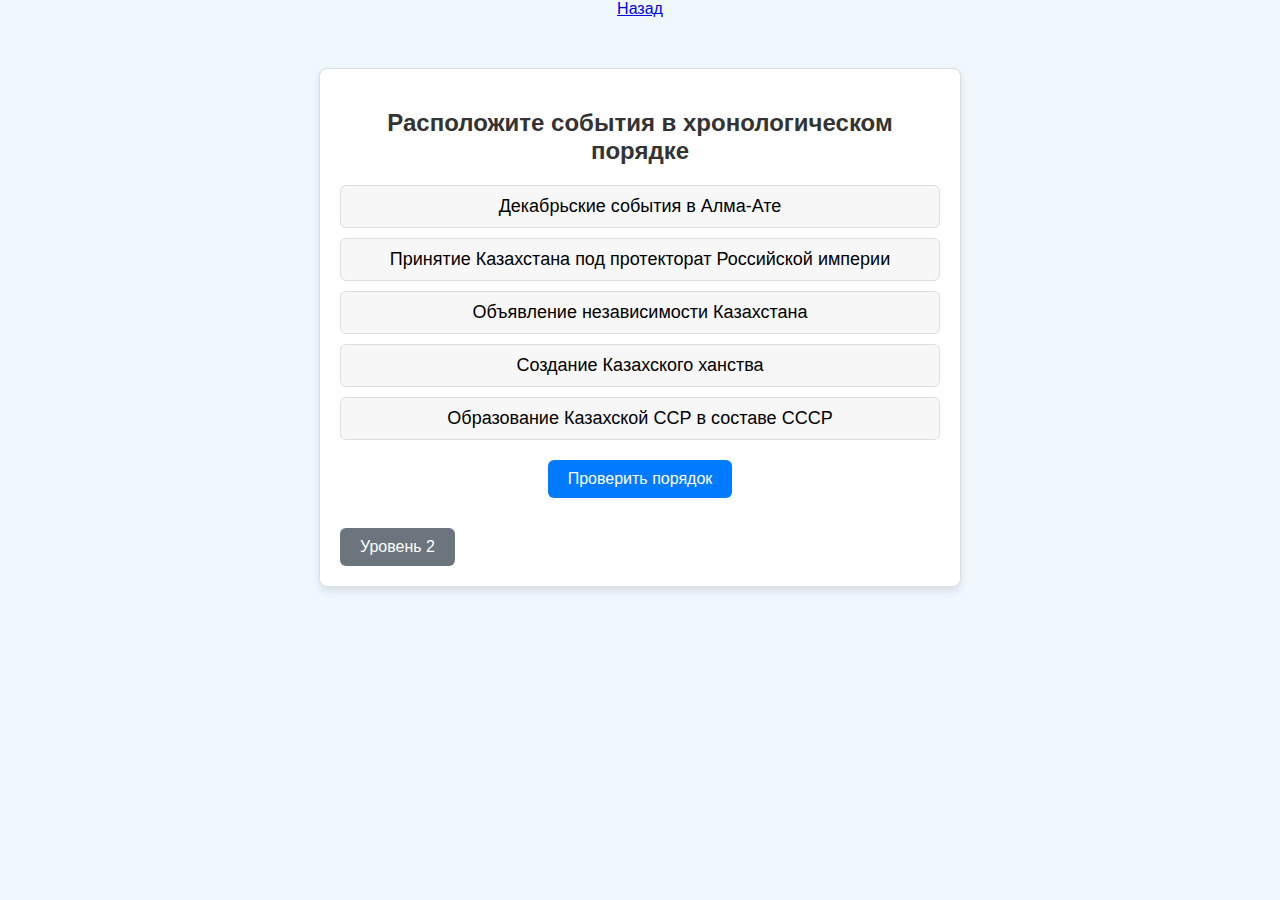
<file: games/game5.html>
<!DOCTYPE html>
<html lang="ru">
<head>
  <meta charset="UTF-8">
  <meta name="viewport" content="width=device-width, initial-scale=1.0">
  <title>Хронологический порядок</title>
  <style>
    body {
      font-family: Arial, sans-serif;
      margin: 0;
      padding: 0;
      text-align: center;
      background-color: #f0f8ff;
    }
    #game-container {
      max-width: 600px;
      margin: 50px auto;
      padding: 20px;
      background: #fff;
      border: 1px solid #ddd;
      border-radius: 8px;
      box-shadow: 0 4px 8px rgba(0, 0, 0, 0.1);
    }
    h2 {
      color: #333;
      font-size: 24px;
      margin-bottom: 20px;
    }
    #events {
      list-style: none;
      padding: 0;
      margin: 20px 0;
    }
    #events li {
      background: #f7f7f7;
      margin: 10px 0;
      padding: 10px;
      cursor: grab;
      border: 1px solid #ddd;
      border-radius: 6px;
      transition: background 0.3s;
      font-size: 18px;
    }
    button {
      background-color: #007bff;
      color: #fff;
      border: none;
      padding: 10px 20px;
      cursor: pointer;
      font-size: 16px;
      border-radius: 6px;
    }
    button:hover {
      background-color: #0056b3;
    }
    #result {
      margin-top: 20px;
      font-size: 18px;
      color: #555;
    }
    .correct {
      background-color: #d4edda !important;
      border-color: #c3e6cb;
    }
    .incorrect {
      background-color: #f8d7da !important;
      border-color: #f5c6cb;
    }
    .level-container {
      display: flex;
      justify-content: space-between;
      margin-top: 30px;
    }
    .level-button {
      background-color: #28a745;
      color: #fff;
      padding: 10px 20px;
      border: none;
      cursor: pointer;
      font-size: 16px;
      border-radius: 6px;
    }
    .level-button:hover {
      background-color: #218838;
    }
    .level-button:disabled {
      background-color: #6c757d;
      cursor: not-allowed;
    }
  </style>
</head>
<body>
    <a class="nav-link" href="/games.html">Назад</a>
  <div id="game-container">
    <h2>Расположите события в хронологическом порядке</h2>
    <ul id="events">
      <!-- События будут добавлены через JavaScript -->
    </ul>
    <button onclick="checkOrder()">Проверить порядок</button>
    <div id="result"></div>

    <div class="level-container">
      <button class="level-button" onclick="initializeLevel(2)" id="level2-button" disabled>Уровень 2</button>
    </div>
  </div>

  <script>
    const historicalEventsLevel1 = [
      { id: 1, year: 1465, text: 'Создание Казахского ханства' },
      { id: 2, year: 1731, text: 'Принятие Казахстана под протекторат Российской империи' },
      { id: 3, year: 1991, text: 'Объявление независимости Казахстана' },
      { id: 4, year: 1986, text: 'Декабрьские события в Алма-Ате' },
      { id: 5, year: 1936, text: 'Образование Казахской ССР в составе СССР' },
    ];

    const historicalEventsLevel2 = [
      { id: 1, year: 1219, text: 'Монгольское нашествие на территорию Казахстана' },
      { id: 2, year: 1395, text: 'Разрушение города Сыгнак Тамерланом' },
      { id: 3, year: 1465, text: 'Создание Казахского ханства' },
      { id: 4, year: 1867, text: 'Реформа управления Казахстаном в составе Российской империи' },
      { id: 5, year: 1920, text: 'Образование Киргизской Советской Социалистической Республики (КазССР)' },
      { id: 6, year: 1916, text: 'Бунт в Казахстане против призыва в армию Российской империи' },
    ];

    let currentLevel = 1;
    let historicalEvents = historicalEventsLevel1;

    function shuffleArray(array) {
      return array.sort(() => Math.random() - 0.5);
    }

    function initializeGame() {
      const eventsContainer = document.getElementById('events');
      const shuffledEvents = shuffleArray([...historicalEvents]);

      eventsContainer.innerHTML = '';  // Очистить события перед началом игры

      shuffledEvents.forEach(event => {
        const li = document.createElement('li');
        li.textContent = event.text;
        li.dataset.year = event.year;
        li.draggable = true;
        eventsContainer.appendChild(li);
      });

      makeSortable(eventsContainer);
    }

    function makeSortable(container) {
      let draggingElement;

      container.addEventListener('dragstart', (e) => {
        draggingElement = e.target;
        e.target.classList.add('dragging');
      });

      container.addEventListener('dragend', (e) => {
        e.target.classList.remove('dragging');
      });

      container.addEventListener('dragover', (e) => {
        e.preventDefault();
        const afterElement = getDragAfterElement(container, e.clientY);
        const dragging = document.querySelector('.dragging');
        if (afterElement == null) {
          container.appendChild(dragging);
        } else {
          container.insertBefore(dragging, afterElement);
        }
      });

      function getDragAfterElement(container, y) {
        const draggableElements = [...container.querySelectorAll('li:not(.dragging)')];
        return draggableElements.reduce((closest, child) => {
          const box = child.getBoundingClientRect();
          const offset = y - box.top - box.height / 2;
          if (offset < 0 && offset > closest.offset) {
            return { offset: offset, element: child };
          } else {
            return closest;
          }
        }, { offset: Number.NEGATIVE_INFINITY }).element;
      }
    }

    function checkOrder() {
      const eventsContainer = document.getElementById('events');
      const items = Array.from(eventsContainer.children);
      const result = document.getElementById('result');

      let isCorrect = true;
      const correctOrder = historicalEvents
        .slice()
        .sort((a, b) => a.year - b.year)
        .map(event => event.text);

      items.forEach((item, index) => {
        const currentText = item.textContent.trim();
        if (currentText === correctOrder[index]) {
          item.classList.add('correct');
          item.classList.remove('incorrect');
        } else {
          item.classList.add('incorrect');
          item.classList.remove('correct');
          isCorrect = false;
        }
      });

      result.textContent = isCorrect
        ? 'Поздравляем! Все события расположены правильно!'
        : 'Есть ошибки! Попробуйте еще раз.';

      // Разблокировать второй уровень, если все правильно
      if (isCorrect && currentLevel === 1) {
        document.getElementById('level2-button').disabled = false;
      }
    }

    function initializeLevel(level) {
      currentLevel = level;
      if (level === 1) {
        historicalEvents = historicalEventsLevel1;
      } else if (level === 2) {
        historicalEvents = historicalEventsLevel2;
      }
      initializeGame();
    }

    initializeGame();
  </script>
</body>
</html>
</file>
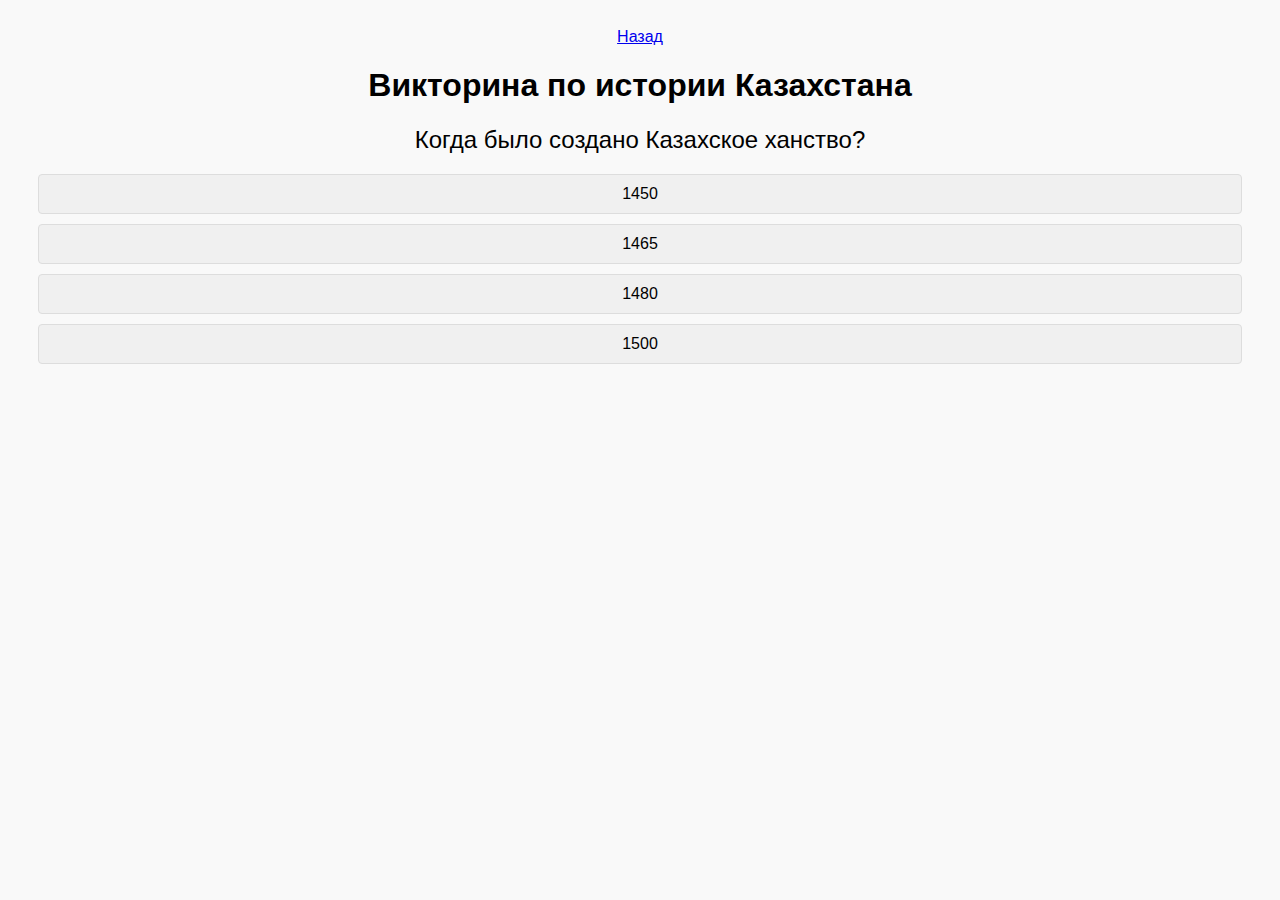
<file: games/game6.html>
<!DOCTYPE html>
<html lang="ru">
<head>
  <meta charset="UTF-8">
  <meta name="viewport" content="width=device-width, initial-scale=1.0">
  <title>Викторина по истории Казахстана</title>
  <style>
    body {
      font-family: Arial, sans-serif;
      background-color: #f9f9f9;
      text-align: center;
      padding: 20px;
    }
    .question {
      font-size: 24px;
      margin-bottom: 20px;
    }
    .answer {
      margin: 10px;
      padding: 10px;
      background-color: #f0f0f0;
      cursor: pointer;
      border: 1px solid #ddd;
      border-radius: 4px;
      transition: background-color 0.3s;
    }
    .answer:hover {
      background-color: #e0e0e0;
    }
    .correct {
      background-color: #28a745;
      color: white;
    }
    .incorrect {
      background-color: #dc3545;
      color: white;
    }
    #next-btn {
      margin-top: 20px;
      padding: 10px 20px;
      background-color: #007bff;
      color: white;
      border: none;
      border-radius: 4px;
      cursor: pointer;
    }
    #next-btn:hover {
      background-color: #0056b3;
    }
    #result {
      font-size: 20px;
      margin-top: 20px;
    }
  </style>
</head>
<body>
    <a class="nav-link" href="/games.html">Назад</a>
  <div id="quiz-container">
    <h1>Викторина по истории Казахстана</h1>
    <div class="question" id="question-text"></div>
    <div id="answers-container"></div>
    <button id="next-btn" onclick="nextQuestion()" style="display:none;">Следующий вопрос</button>
    <div id="result"></div>
  </div>

  <script>
    const questions = [
      {
        question: "Когда было создано Казахское ханство?",
        answers: ["1450", "1465", "1480", "1500"],
        correct: 1
      },
      {
        question: "Когда Казахстан объявил свою независимость?",
        answers: ["1990", "1991", "1992", "1993"],
        correct: 1
      },
      {
        question: "Как назывался первый президент Казахстана?",
        answers: ["Нурсултан Назарбаев", "Тимур Казиев", "Касым-Жомарт Токаев", "Аблай-хан"],
        correct: 0
      },
      {
        question: "Когда была подписана Алматинская декларация?",
        answers: ["1990", "1991", "1992", "1993"],
        correct: 0
      },
      {
        question: "Как называется столица Казахстана?",
        answers: ["Алма-Ата", "Астана", "Караганда", "Шымкент"],
        correct: 1
      }
    ];

    let currentQuestionIndex = 0;
    let score = 0;

    function displayQuestion() {
      const question = questions[currentQuestionIndex];
      document.getElementById('question-text').innerText = question.question;
      const answersContainer = document.getElementById('answers-container');
      answersContainer.innerHTML = '';

      question.answers.forEach((answer, index) => {
        const answerElement = document.createElement('div');
        answerElement.classList.add('answer');
        answerElement.innerText = answer;
        answerElement.onclick = () => checkAnswer(index);
        answersContainer.appendChild(answerElement);
      });
    }

    function checkAnswer(selectedIndex) {
      const question = questions[currentQuestionIndex];
      const answersContainer = document.getElementById('answers-container');
      const answerElements = answersContainer.getElementsByClassName('answer');

      if (selectedIndex === question.correct) {
        answerElements[selectedIndex].classList.add('correct');
        score++;
      } else {
        answerElements[selectedIndex].classList.add('incorrect');
        answerElements[question.correct].classList.add('correct');
      }

      // Disable all answers after selection
      Array.from(answerElements).forEach(element => element.onclick = null);

      document.getElementById('next-btn').style.display = 'inline-block';
    }

    function nextQuestion() {
      currentQuestionIndex++;
      if (currentQuestionIndex < questions.length) {
        displayQuestion();
        document.getElementById('next-btn').style.display = 'none';
      } else {
        showResult();
      }
    }

    function showResult() {
      const resultText = `Вы правильно ответили на ${score} из ${questions.length} вопросов.`;
      document.getElementById('result').innerText = resultText;
      document.getElementById('next-btn').style.display = 'none';
    }

    displayQuestion(); // Инициализация первой викторины
  </script>
</body>
</file>
<file: reg.css>
* {
    margin: 0;
    padding: 0;
    box-sizing: border-box;
}

body {
    font-family: Arial, sans-serif;
    background-color: #f8f9fa; /* Белый фон для всего экрана */
    color: #333; /* Темный цвет текста */
    display: flex;
    justify-content: center;
    align-items: center;
    height: 100vh;
}

.container {
    width: 100%;
    max-width: 400px;
    background: #fff; /* Белый фон для контейнера */
    padding: 30px;
    border-radius: 10px;
    box-shadow: 0 8px 16px rgba(0, 0, 0, 0.1); /* Легкая тень */
}

h2 {
    text-align: center;
    margin-bottom: 20px;
    color: #333; /* Темный цвет для заголовка */
}

.form {
    display: flex;
    flex-direction: column;
}

.input-group {
    margin-bottom: 15px;
}

.input-group label {
    display: block;
    margin-bottom: 5px;
    font-size: 0.9rem;
    color: #555; /* Текст для меток, чуть темнее */
}

.input-group input,
.options label {
    display: flex;
    align-items: center;
    margin-bottom: 10px;
}

.input-group input[type="text"],
.input-group input[type="email"],
.input-group input[type="password"] {
    width: 100%;
    padding: 12px;
    border: 1px solid #ccc; /* Светлая граница */
    border-radius: 5px;
    outline: none;
    font-size: 1rem;
    background: #f7f7f7; /* Светлый фон для полей ввода */
    color: #333; /* Темный цвет для текста внутри полей */
}

.input-group input::placeholder {
    color: #aaa; /* Светлый серый для плейсхолдера */
}

.input-group input:focus {
    border: 2px solid #007bff; /* Синий цвет при фокусе */
    background: #fff; /* Белый фон при фокусе */
}

.options {
    display: flex;
    justify-content: space-between;
    margin-top: 10px;
}

.options label {
    cursor: pointer;
    font-size: 0.9rem;
    color: #555; /* Текст опций в темно-сером */
}

.options input[type="radio"] {
    margin-right: 5px;
    cursor: pointer;
}

.btn {
    width: 100%;
    padding: 12px;
    background: #007bff; /* Синий цвет для кнопки */
    border: none;
    border-radius: 5px;
    font-size: 1rem;
    color: #fff; /* Белый текст на кнопке */
    cursor: pointer;
    transition: background 0.3s ease;
}

.btn:hover {
    background: #0056b3; /* Темно-синий при наведении */
}

.switch {
    text-align: center;
    margin-top: 15px;
    font-size: 0.9rem;
    color: #555; /* Текст ссылки в темно-сером */
}

.switch a {
    color: #007bff; /* Синий цвет для ссылки */
    text-decoration: none;
    font-weight: bold;
    transition: color 0.3s ease;
}

.switch a:hover {
    color: #0056b3; /* Темно-синий при наведении */
}
</file>
